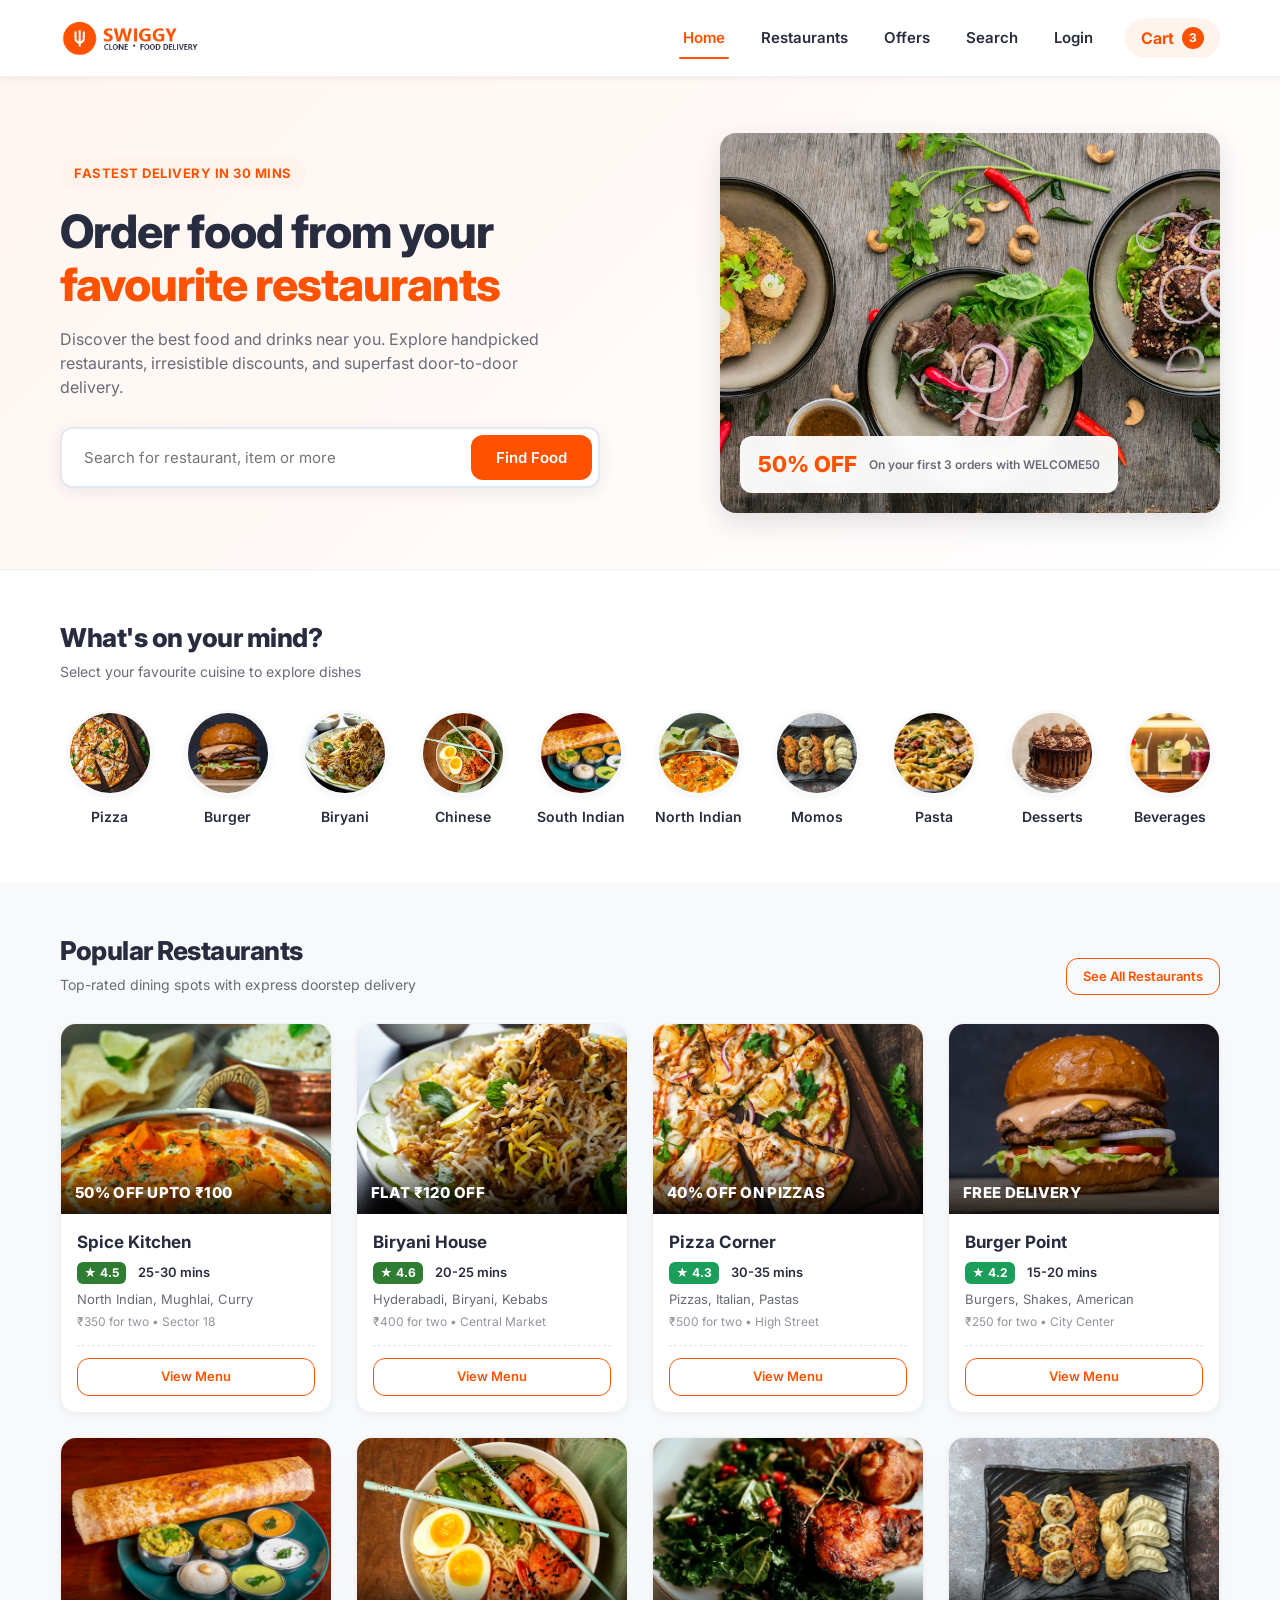
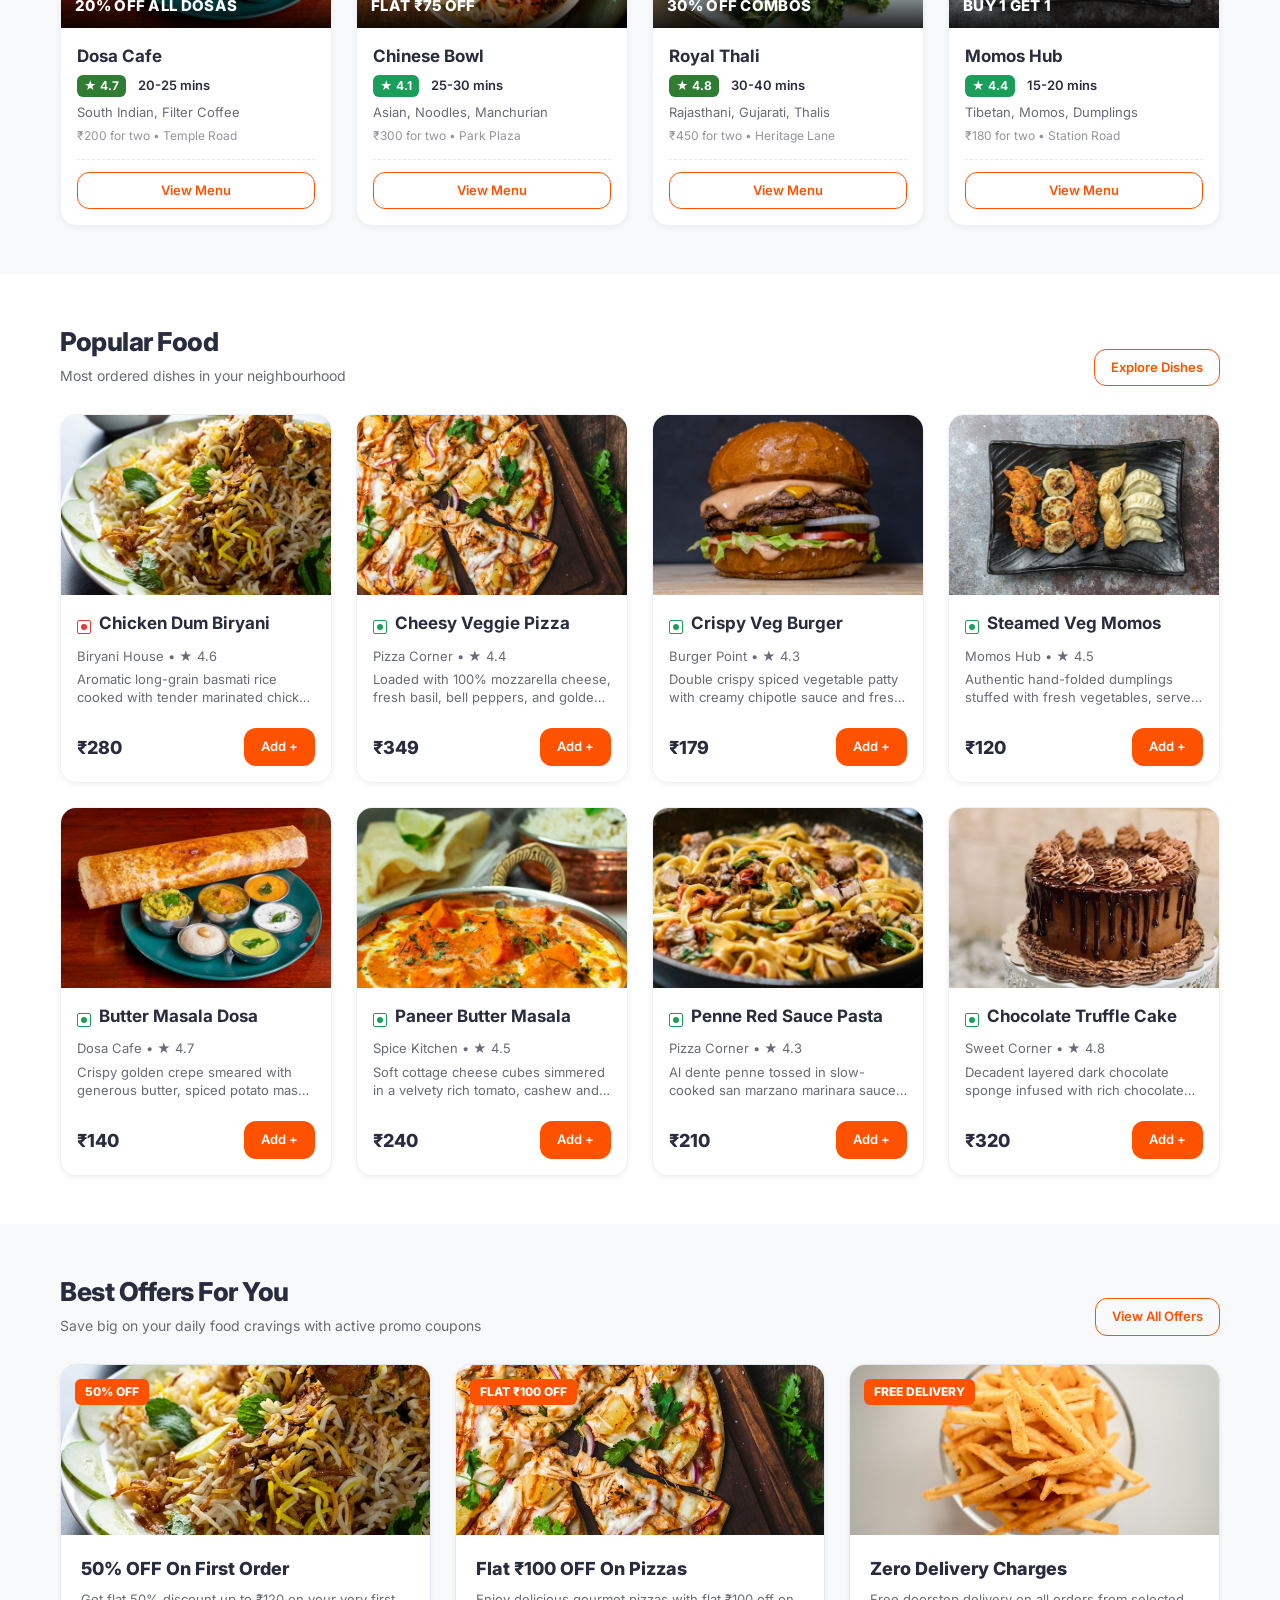
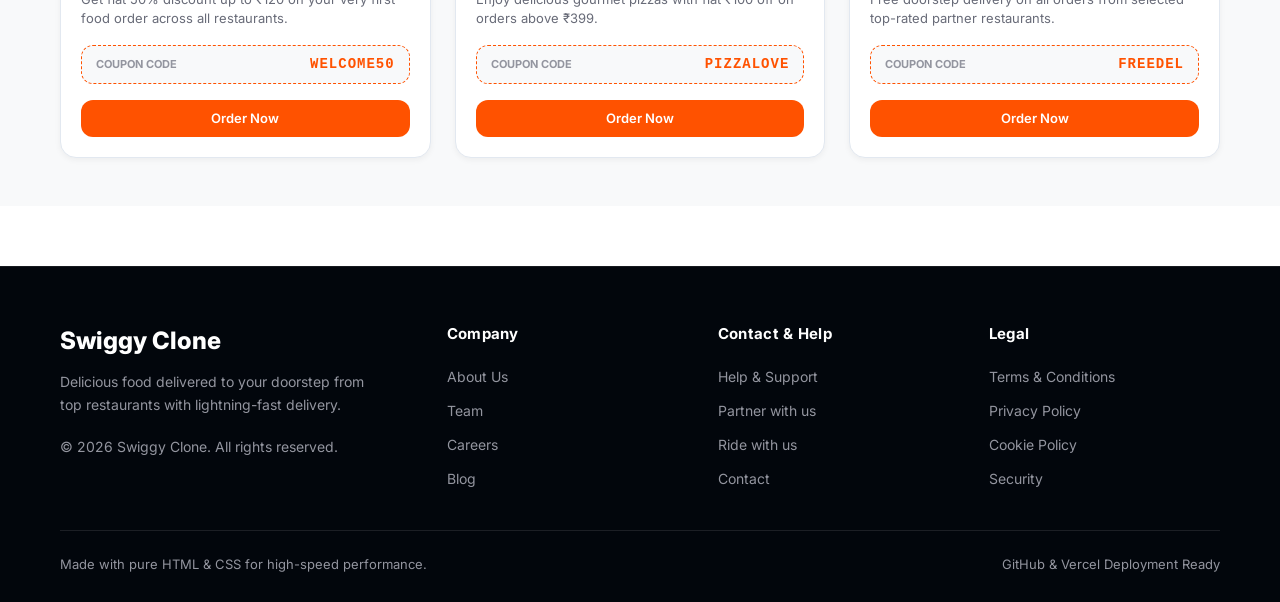
<file: index.html>
<!DOCTYPE html>
<html lang="en">
<head>
  <meta charset="UTF-8">
  <meta name="viewport" content="width=device-width, initial-scale=1.0">
  <title>Swiggy Clone - Order Food Online Fast & Fresh</title>
  <meta name="description" content="Order food online from top restaurants near you. Fast delivery, fresh food and great offers on Swiggy Clone.">
  <link rel="stylesheet" href="style.css">
</head>
<body>

  <!-- HEADER NAVBAR -->
  <header class="header">
    <div class="container navbar">
      <a href="index.html" class="nav-brand">
        <img src="images/logo.png" alt="Swiggy Clone" class="nav-logo">
      </a>
      <nav class="nav-menu">
        <a href="index.html" class="nav-item active">Home</a>
        <a href="restaurants.html" class="nav-item">Restaurants</a>
        <a href="offers.html" class="nav-item">Offers</a>
        <a href="search.html" class="nav-item">Search</a>
        <a href="login.html" class="nav-item">Login</a>
        <a href="cart.html" class="cart-icon-btn">Cart <span class="cart-count">3</span></a>
      </nav>
    </div>
  </header>

  <!-- HERO SECTION -->
  <section class="hero">
    <div class="container">
      <div class="hero-grid">
        <div class="hero-content">
          <span class="hero-tag">Fastest Delivery in 30 Mins</span>
          <h1 class="hero-title">Order food from your <span>favourite restaurants</span></h1>
          <p class="hero-desc">Discover the best food and drinks near you. Explore handpicked restaurants, irresistible discounts, and superfast door-to-door delivery.</p>
          <form action="search.html" method="get" class="hero-search-box">
            <input type="text" name="q" placeholder="Search for restaurant, item or more" class="hero-search-input">
            <button type="submit" class="btn btn-primary">Find Food</button>
          </form>
        </div>
        <div class="hero-img-wrap">
          <img src="images/hero-food.jpg" alt="Delicious Food Feast" class="hero-img">
          <div class="hero-badge">
            <span class="hero-badge-num">50% OFF</span>
            <span class="hero-badge-text">On your first 3 orders with WELCOME50</span>
          </div>
        </div>
      </div>
    </div>
  </section>

  <!-- CATEGORIES SECTION -->
  <section class="section">
    <div class="container">
      <div class="section-header">
        <div>
          <h2 class="section-title">What's on your mind?</h2>
          <p class="section-subtitle">Select your favourite cuisine to explore dishes</p>
        </div>
      </div>
      <div class="category-row">
        <a href="restaurants.html" class="category-card">
          <div class="category-img-box"><img src="images/pizza.jpg" alt="Pizza" class="category-img"></div>
          <span class="category-title">Pizza</span>
        </a>
        <a href="restaurants.html" class="category-card">
          <div class="category-img-box"><img src="images/burger.jpg" alt="Burger" class="category-img"></div>
          <span class="category-title">Burger</span>
        </a>
        <a href="restaurants.html" class="category-card">
          <div class="category-img-box"><img src="images/biryani.jpg" alt="Biryani" class="category-img"></div>
          <span class="category-title">Biryani</span>
        </a>
        <a href="restaurants.html" class="category-card">
          <div class="category-img-box"><img src="images/noodles.jpg" alt="Chinese" class="category-img"></div>
          <span class="category-title">Chinese</span>
        </a>
        <a href="restaurants.html" class="category-card">
          <div class="category-img-box"><img src="images/dosa.jpg" alt="South Indian" class="category-img"></div>
          <span class="category-title">South Indian</span>
        </a>
        <a href="restaurants.html" class="category-card">
          <div class="category-img-box"><img src="images/paneer.jpg" alt="North Indian" class="category-img"></div>
          <span class="category-title">North Indian</span>
        </a>
        <a href="restaurants.html" class="category-card">
          <div class="category-img-box"><img src="images/momos.jpg" alt="Momos" class="category-img"></div>
          <span class="category-title">Momos</span>
        </a>
        <a href="restaurants.html" class="category-card">
          <div class="category-img-box"><img src="images/pasta.jpg" alt="Pasta" class="category-img"></div>
          <span class="category-title">Pasta</span>
        </a>
        <a href="restaurants.html" class="category-card">
          <div class="category-img-box"><img src="images/cake.jpg" alt="Desserts" class="category-img"></div>
          <span class="category-title">Desserts</span>
        </a>
        <a href="restaurants.html" class="category-card">
          <div class="category-img-box"><img src="images/drinks.jpg" alt="Beverages" class="category-img"></div>
          <span class="category-title">Beverages</span>
        </a>
      </div>
    </div>
  </section>

  <!-- POPULAR RESTAURANTS SECTION -->
  <section class="section section-bg">
    <div class="container">
      <div class="section-header">
        <div>
          <h2 class="section-title">Popular Restaurants</h2>
          <p class="section-subtitle">Top-rated dining spots with express doorstep delivery</p>
        </div>
        <a href="restaurants.html" class="btn btn-outline btn-sm">See All Restaurants</a>
      </div>
      <div class="grid-4">
        <!-- Restaurant 1 -->
        <article class="restaurant-card">
          <div class="card-img-wrap">
            <img src="images/paneer.jpg" alt="Spice Kitchen" class="card-img">
            <span class="discount-ribbon">50% OFF UPTO ₹100</span>
          </div>
          <div class="card-body">
            <h3 class="card-title">Spice Kitchen</h3>
            <div class="card-meta">
              <span class="rating-badge rating-high">★ 4.5</span>
              <span class="delivery-time">25-30 mins</span>
            </div>
            <p class="cuisine">North Indian, Mughlai, Curry</p>
            <p class="location-price">₹350 for two • Sector 18</p>
            <div class="card-action">
              <a href="food-details.html" class="btn btn-outline btn-sm btn-block">View Menu</a>
            </div>
          </div>
        </article>

        <!-- Restaurant 2 -->
        <article class="restaurant-card">
          <div class="card-img-wrap">
            <img src="images/biryani.jpg" alt="Biryani House" class="card-img">
            <span class="discount-ribbon">FLAT ₹120 OFF</span>
          </div>
          <div class="card-body">
            <h3 class="card-title">Biryani House</h3>
            <div class="card-meta">
              <span class="rating-badge rating-high">★ 4.6</span>
              <span class="delivery-time">20-25 mins</span>
            </div>
            <p class="cuisine">Hyderabadi, Biryani, Kebabs</p>
            <p class="location-price">₹400 for two • Central Market</p>
            <div class="card-action">
              <a href="food-details.html" class="btn btn-outline btn-sm btn-block">View Menu</a>
            </div>
          </div>
        </article>

        <!-- Restaurant 3 -->
        <article class="restaurant-card">
          <div class="card-img-wrap">
            <img src="images/pizza.jpg" alt="Pizza Corner" class="card-img">
            <span class="discount-ribbon">40% OFF ON PIZZAS</span>
          </div>
          <div class="card-body">
            <h3 class="card-title">Pizza Corner</h3>
            <div class="card-meta">
              <span class="rating-badge">★ 4.3</span>
              <span class="delivery-time">30-35 mins</span>
            </div>
            <p class="cuisine">Pizzas, Italian, Pastas</p>
            <p class="location-price">₹500 for two • High Street</p>
            <div class="card-action">
              <a href="food-details.html" class="btn btn-outline btn-sm btn-block">View Menu</a>
            </div>
          </div>
        </article>

        <!-- Restaurant 4 -->
        <article class="restaurant-card">
          <div class="card-img-wrap">
            <img src="images/burger.jpg" alt="Burger Point" class="card-img">
            <span class="discount-ribbon">FREE DELIVERY</span>
          </div>
          <div class="card-body">
            <h3 class="card-title">Burger Point</h3>
            <div class="card-meta">
              <span class="rating-badge">★ 4.2</span>
              <span class="delivery-time">15-20 mins</span>
            </div>
            <p class="cuisine">Burgers, Shakes, American</p>
            <p class="location-price">₹250 for two • City Center</p>
            <div class="card-action">
              <a href="food-details.html" class="btn btn-outline btn-sm btn-block">View Menu</a>
            </div>
          </div>
        </article>

        <!-- Restaurant 5 -->
        <article class="restaurant-card">
          <div class="card-img-wrap">
            <img src="images/dosa.jpg" alt="Dosa Cafe" class="card-img">
            <span class="discount-ribbon">20% OFF ALL DOSAS</span>
          </div>
          <div class="card-body">
            <h3 class="card-title">Dosa Cafe</h3>
            <div class="card-meta">
              <span class="rating-badge rating-high">★ 4.7</span>
              <span class="delivery-time">20-25 mins</span>
            </div>
            <p class="cuisine">South Indian, Filter Coffee</p>
            <p class="location-price">₹200 for two • Temple Road</p>
            <div class="card-action">
              <a href="food-details.html" class="btn btn-outline btn-sm btn-block">View Menu</a>
            </div>
          </div>
        </article>

        <!-- Restaurant 6 -->
        <article class="restaurant-card">
          <div class="card-img-wrap">
            <img src="images/noodles.jpg" alt="Chinese Bowl" class="card-img">
            <span class="discount-ribbon">FLAT ₹75 OFF</span>
          </div>
          <div class="card-body">
            <h3 class="card-title">Chinese Bowl</h3>
            <div class="card-meta">
              <span class="rating-badge">★ 4.1</span>
              <span class="delivery-time">25-30 mins</span>
            </div>
            <p class="cuisine">Asian, Noodles, Manchurian</p>
            <p class="location-price">₹300 for two • Park Plaza</p>
            <div class="card-action">
              <a href="food-details.html" class="btn btn-outline btn-sm btn-block">View Menu</a>
            </div>
          </div>
        </article>

        <!-- Restaurant 7 -->
        <article class="restaurant-card">
          <div class="card-img-wrap">
            <img src="images/thali.jpg" alt="Royal Thali" class="card-img">
            <span class="discount-ribbon">30% OFF COMBOS</span>
          </div>
          <div class="card-body">
            <h3 class="card-title">Royal Thali</h3>
            <div class="card-meta">
              <span class="rating-badge rating-high">★ 4.8</span>
              <span class="delivery-time">30-40 mins</span>
            </div>
            <p class="cuisine">Rajasthani, Gujarati, Thalis</p>
            <p class="location-price">₹450 for two • Heritage Lane</p>
            <div class="card-action">
              <a href="food-details.html" class="btn btn-outline btn-sm btn-block">View Menu</a>
            </div>
          </div>
        </article>

        <!-- Restaurant 8 -->
        <article class="restaurant-card">
          <div class="card-img-wrap">
            <img src="images/momos.jpg" alt="Momos Hub" class="card-img">
            <span class="discount-ribbon">BUY 1 GET 1</span>
          </div>
          <div class="card-body">
            <h3 class="card-title">Momos Hub</h3>
            <div class="card-meta">
              <span class="rating-badge">★ 4.4</span>
              <span class="delivery-time">15-20 mins</span>
            </div>
            <p class="cuisine">Tibetan, Momos, Dumplings</p>
            <p class="location-price">₹180 for two • Station Road</p>
            <div class="card-action">
              <a href="food-details.html" class="btn btn-outline btn-sm btn-block">View Menu</a>
            </div>
          </div>
        </article>
      </div>
    </div>
  </section>

  <!-- POPULAR FOOD SECTION -->
  <section class="section">
    <div class="container">
      <div class="section-header">
        <div>
          <h2 class="section-title">Popular Food</h2>
          <p class="section-subtitle">Most ordered dishes in your neighbourhood</p>
        </div>
        <a href="search.html" class="btn btn-outline btn-sm">Explore Dishes</a>
      </div>
      <div class="grid-4">
        <!-- Food 1 -->
        <div class="food-card">
          <div class="card-img-wrap">
            <img src="images/biryani.jpg" alt="Special Chicken Dum Biryani" class="card-img">
          </div>
          <div class="card-body">
            <div class="food-header">
              <span class="food-type-icon non-veg"><span class="food-type-dot"></span></span>
              <h3 class="card-title">Chicken Dum Biryani</h3>
            </div>
            <p class="cuisine">Biryani House • ★ 4.6</p>
            <p class="food-desc">Aromatic long-grain basmati rice cooked with tender marinated chicken and royal spices.</p>
            <div class="food-footer">
              <span class="food-price">₹280</span>
              <a href="food-details.html" class="btn btn-primary btn-sm">Add +</a>
            </div>
          </div>
        </div>

        <!-- Food 2 -->
        <div class="food-card">
          <div class="card-img-wrap">
            <img src="images/pizza.jpg" alt="Cheesy Margherita Pizza" class="card-img">
          </div>
          <div class="card-body">
            <div class="food-header">
              <span class="food-type-icon"><span class="food-type-dot"></span></span>
              <h3 class="card-title">Cheesy Veggie Pizza</h3>
            </div>
            <p class="cuisine">Pizza Corner • ★ 4.4</p>
            <p class="food-desc">Loaded with 100% mozzarella cheese, fresh basil, bell peppers, and golden corn.</p>
            <div class="food-footer">
              <span class="food-price">₹349</span>
              <a href="cart.html" class="btn btn-primary btn-sm">Add +</a>
            </div>
          </div>
        </div>

        <!-- Food 3 -->
        <div class="food-card">
          <div class="card-img-wrap">
            <img src="images/burger.jpg" alt="Crispy Double Patty Burger" class="card-img">
          </div>
          <div class="card-body">
            <div class="food-header">
              <span class="food-type-icon"><span class="food-type-dot"></span></span>
              <h3 class="card-title">Crispy Veg Burger</h3>
            </div>
            <p class="cuisine">Burger Point • ★ 4.3</p>
            <p class="food-desc">Double crispy spiced vegetable patty with creamy chipotle sauce and fresh iceberg lettuce.</p>
            <div class="food-footer">
              <span class="food-price">₹179</span>
              <a href="cart.html" class="btn btn-primary btn-sm">Add +</a>
            </div>
          </div>
        </div>

        <!-- Food 4 -->
        <div class="food-card">
          <div class="card-img-wrap">
            <img src="images/momos.jpg" alt="Steamed Dumplings" class="card-img">
          </div>
          <div class="card-body">
            <div class="food-header">
              <span class="food-type-icon"><span class="food-type-dot"></span></span>
              <h3 class="card-title">Steamed Veg Momos</h3>
            </div>
            <p class="cuisine">Momos Hub • ★ 4.5</p>
            <p class="food-desc">Authentic hand-folded dumplings stuffed with fresh vegetables, served with fiery red chutney.</p>
            <div class="food-footer">
              <span class="food-price">₹120</span>
              <a href="cart.html" class="btn btn-primary btn-sm">Add +</a>
            </div>
          </div>
        </div>

        <!-- Food 5 -->
        <div class="food-card">
          <div class="card-img-wrap">
            <img src="images/dosa.jpg" alt="Mysore Masala Dosa" class="card-img">
          </div>
          <div class="card-body">
            <div class="food-header">
              <span class="food-type-icon"><span class="food-type-dot"></span></span>
              <h3 class="card-title">Butter Masala Dosa</h3>
            </div>
            <p class="cuisine">Dosa Cafe • ★ 4.7</p>
            <p class="food-desc">Crispy golden crepe smeared with generous butter, spiced potato masala and hot sambar.</p>
            <div class="food-footer">
              <span class="food-price">₹140</span>
              <a href="cart.html" class="btn btn-primary btn-sm">Add +</a>
            </div>
          </div>
        </div>

        <!-- Food 6 -->
        <div class="food-card">
          <div class="card-img-wrap">
            <img src="images/paneer.jpg" alt="Paneer Butter Masala" class="card-img">
          </div>
          <div class="card-body">
            <div class="food-header">
              <span class="food-type-icon"><span class="food-type-dot"></span></span>
              <h3 class="card-title">Paneer Butter Masala</h3>
            </div>
            <p class="cuisine">Spice Kitchen • ★ 4.5</p>
            <p class="food-desc">Soft cottage cheese cubes simmered in a velvety rich tomato, cashew and butter gravy.</p>
            <div class="food-footer">
              <span class="food-price">₹240</span>
              <a href="cart.html" class="btn btn-primary btn-sm">Add +</a>
            </div>
          </div>
        </div>

        <!-- Food 7 -->
        <div class="food-card">
          <div class="card-img-wrap">
            <img src="images/pasta.jpg" alt="Creamy Tomato Pasta" class="card-img">
          </div>
          <div class="card-body">
            <div class="food-header">
              <span class="food-type-icon"><span class="food-type-dot"></span></span>
              <h3 class="card-title">Penne Red Sauce Pasta</h3>
            </div>
            <p class="cuisine">Pizza Corner • ★ 4.3</p>
            <p class="food-desc">Al dente penne tossed in slow-cooked san marzano marinara sauce with parmesan.</p>
            <div class="food-footer">
              <span class="food-price">₹210</span>
              <a href="cart.html" class="btn btn-primary btn-sm">Add +</a>
            </div>
          </div>
        </div>

        <!-- Food 8 -->
        <div class="food-card">
          <div class="card-img-wrap">
            <img src="images/cake.jpg" alt="Belgian Chocolate Truffle Cake" class="card-img">
          </div>
          <div class="card-body">
            <div class="food-header">
              <span class="food-type-icon"><span class="food-type-dot"></span></span>
              <h3 class="card-title">Chocolate Truffle Cake</h3>
            </div>
            <p class="cuisine">Sweet Corner • ★ 4.8</p>
            <p class="food-desc">Decadent layered dark chocolate sponge infused with rich chocolate ganache glaze.</p>
            <div class="food-footer">
              <span class="food-price">₹320</span>
              <a href="cart.html" class="btn btn-primary btn-sm">Add +</a>
            </div>
          </div>
        </div>
      </div>
    </div>
  </section>

  <!-- BEST OFFERS SECTION -->
  <section class="section section-bg">
    <div class="container">
      <div class="section-header">
        <div>
          <h2 class="section-title">Best Offers For You</h2>
          <p class="section-subtitle">Save big on your daily food cravings with active promo coupons</p>
        </div>
        <a href="offers.html" class="btn btn-outline btn-sm">View All Offers</a>
      </div>
      <div class="grid-3">
        <!-- Offer 1 -->
        <div class="offer-card">
          <div class="offer-img-box">
            <img src="images/biryani.jpg" alt="Biryani Offer" class="card-img">
            <span class="offer-badge">50% OFF</span>
          </div>
          <div class="offer-body">
            <h3 class="offer-title">50% OFF On First Order</h3>
            <p class="offer-desc">Get flat 50% discount up to ₹120 on your very first food order across all restaurants.</p>
            <div class="coupon-row">
              <span class="coupon-label">Coupon Code</span>
              <span class="coupon-code">WELCOME50</span>
            </div>
            <a href="restaurants.html" class="btn btn-primary btn-sm btn-block">Order Now</a>
          </div>
        </div>

        <!-- Offer 2 -->
        <div class="offer-card">
          <div class="offer-img-box">
            <img src="images/pizza.jpg" alt="Pizza Feast Offer" class="card-img">
            <span class="offer-badge">FLAT ₹100 OFF</span>
          </div>
          <div class="offer-body">
            <h3 class="offer-title">Flat ₹100 OFF On Pizzas</h3>
            <p class="offer-desc">Enjoy delicious gourmet pizzas with flat ₹100 off on orders above ₹399.</p>
            <div class="coupon-row">
              <span class="coupon-label">Coupon Code</span>
              <span class="coupon-code">PIZZALOVE</span>
            </div>
            <a href="restaurants.html" class="btn btn-primary btn-sm btn-block">Order Now</a>
          </div>
        </div>

        <!-- Offer 3 -->
        <div class="offer-card">
          <div class="offer-img-box">
            <img src="images/fries.jpg" alt="Free Delivery" class="card-img">
            <span class="offer-badge">FREE DELIVERY</span>
          </div>
          <div class="offer-body">
            <h3 class="offer-title">Zero Delivery Charges</h3>
            <p class="offer-desc">Free doorstep delivery on all orders from selected top-rated partner restaurants.</p>
            <div class="coupon-row">
              <span class="coupon-label">Coupon Code</span>
              <span class="coupon-code">FREEDEL</span>
            </div>
            <a href="restaurants.html" class="btn btn-primary btn-sm btn-block">Order Now</a>
          </div>
        </div>
      </div>
    </div>
  </section>

  <!-- FOOTER -->
  <footer class="footer">
    <div class="container">
      <div class="footer-grid">
        <div>
          <h3 class="footer-brand-title">Swiggy Clone</h3>
          <p class="footer-brand-desc">Delicious food delivered to your doorstep from top restaurants with lightning-fast delivery.</p>
          <p class="footer-brand-desc">© 2026 Swiggy Clone. All rights reserved.</p>
        </div>
        <div>
          <h4 class="footer-col-title">Company</h4>
          <ul class="footer-links-list">
            <li><a href="index.html" class="footer-link">About Us</a></li>
            <li><a href="restaurants.html" class="footer-link">Team</a></li>
            <li><a href="offers.html" class="footer-link">Careers</a></li>
            <li><a href="index.html" class="footer-link">Blog</a></li>
          </ul>
        </div>
        <div>
          <h4 class="footer-col-title">Contact & Help</h4>
          <ul class="footer-links-list">
            <li><a href="index.html" class="footer-link">Help & Support</a></li>
            <li><a href="index.html" class="footer-link">Partner with us</a></li>
            <li><a href="index.html" class="footer-link">Ride with us</a></li>
            <li><a href="index.html" class="footer-link">Contact</a></li>
          </ul>
        </div>
        <div>
          <h4 class="footer-col-title">Legal</h4>
          <ul class="footer-links-list">
            <li><a href="index.html" class="footer-link">Terms & Conditions</a></li>
            <li><a href="index.html" class="footer-link">Privacy Policy</a></li>
            <li><a href="index.html" class="footer-link">Cookie Policy</a></li>
            <li><a href="index.html" class="footer-link">Security</a></li>
          </ul>
        </div>
      </div>
      <div class="footer-bottom">
        <p>Made with pure HTML & CSS for high-speed performance.</p>
        <p>GitHub & Vercel Deployment Ready</p>
      </div>
    </div>
  </footer>

</body>
</html>
</file>
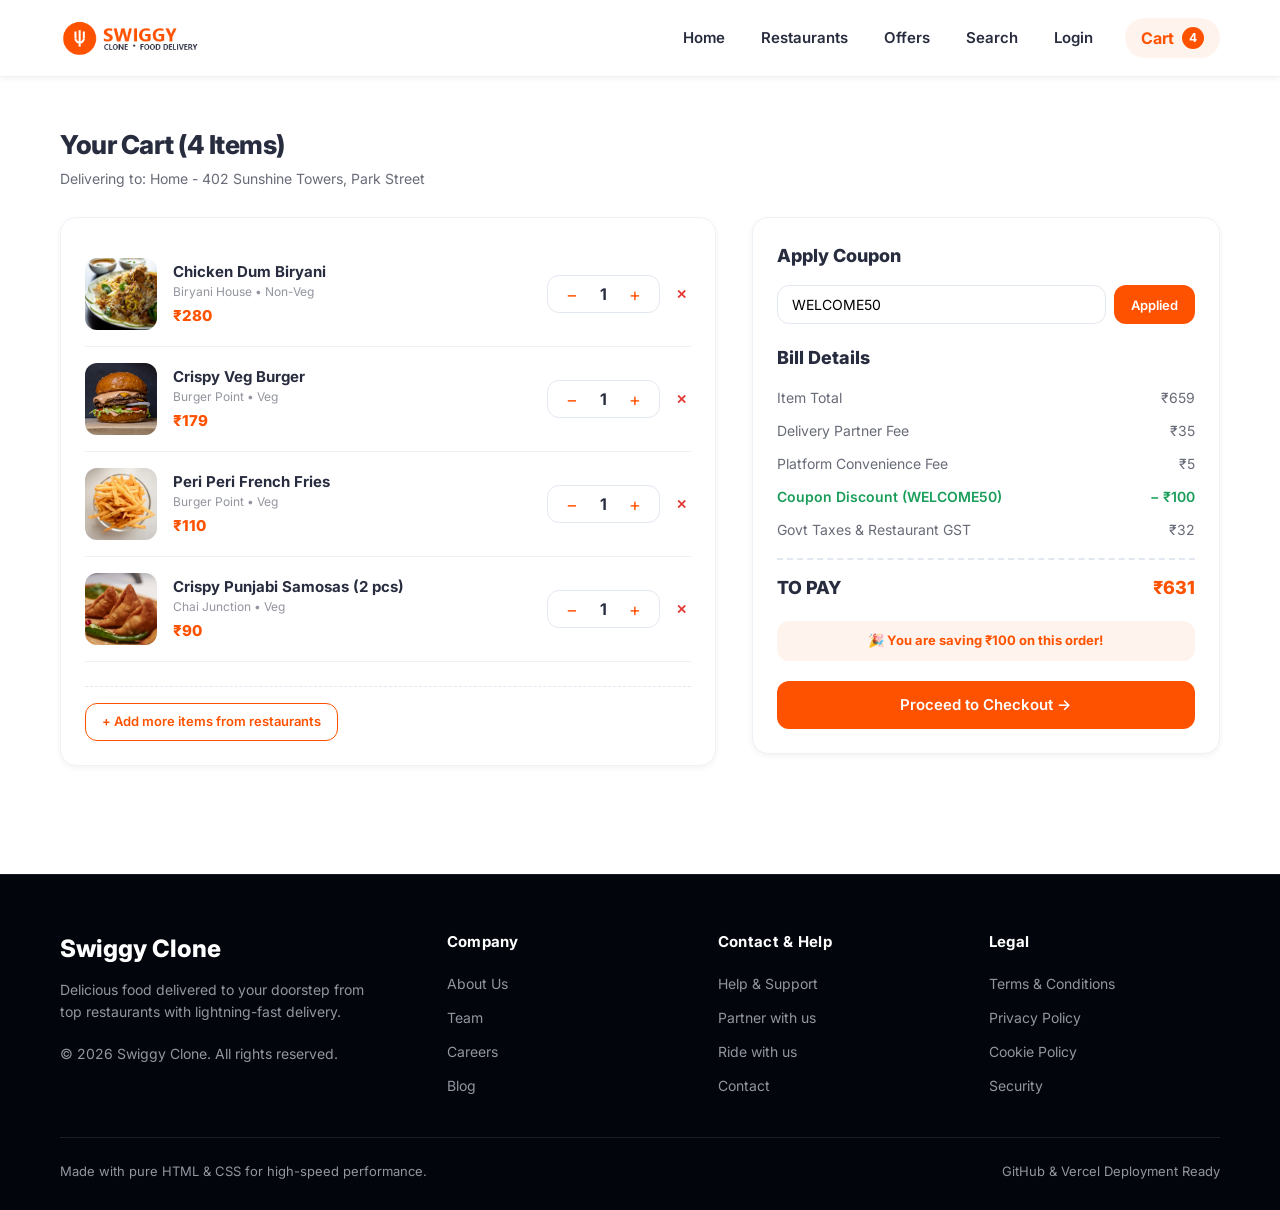
<file: cart.html>
<!DOCTYPE html>
<html lang="en">
<head>
  <meta charset="UTF-8">
  <meta name="viewport" content="width=device-width, initial-scale=1.0">
  <title>Your Cart - Swiggy Clone</title>
  <meta name="description" content="View items in your cart, apply promo discounts and proceed to express checkout.">
  <link rel="stylesheet" href="style.css">
</head>
<body>

  <!-- HEADER NAVBAR -->
  <header class="header">
    <div class="container navbar">
      <a href="index.html" class="nav-brand">
        <img src="images/logo.png" alt="Swiggy Clone" class="nav-logo">
      </a>
      <nav class="nav-menu">
        <a href="index.html" class="nav-item">Home</a>
        <a href="restaurants.html" class="nav-item">Restaurants</a>
        <a href="offers.html" class="nav-item">Offers</a>
        <a href="search.html" class="nav-item">Search</a>
        <a href="login.html" class="nav-item">Login</a>
        <a href="cart.html" class="cart-icon-btn active">Cart <span class="cart-count">4</span></a>
      </nav>
    </div>
  </header>

  <!-- CART SECTION -->
  <main class="section">
    <div class="container">
      <div class="section-header">
        <div>
          <h1 class="section-title">Your Cart (4 Items)</h1>
          <p class="section-subtitle">Delivering to: Home - 402 Sunshine Towers, Park Street</p>
        </div>
      </div>

      <div class="cart-layout">
        <!-- LEFT: ITEMS LIST -->
        <div class="cart-items-card">
          <!-- Item 1 -->
          <div class="cart-item-row">
            <img src="images/biryani.jpg" alt="Chicken Biryani" class="cart-item-img">
            <div class="cart-item-info">
              <h3 class="cart-item-name">Chicken Dum Biryani</h3>
              <p class="cart-item-rest">Biryani House • Non-Veg</p>
              <div class="cart-item-price">₹280</div>
            </div>
            <div class="cart-item-actions">
              <div class="qty-selector">
                <button type="button" class="qty-btn">−</button>
                <span>1</span>
                <button type="button" class="qty-btn">+</button>
              </div>
              <button type="button" class="btn-remove">✕</button>
            </div>
          </div>

          <!-- Item 2 -->
          <div class="cart-item-row">
            <img src="images/burger.jpg" alt="Crispy Veg Burger" class="cart-item-img">
            <div class="cart-item-info">
              <h3 class="cart-item-name">Crispy Veg Burger</h3>
              <p class="cart-item-rest">Burger Point • Veg</p>
              <div class="cart-item-price">₹179</div>
            </div>
            <div class="cart-item-actions">
              <div class="qty-selector">
                <button type="button" class="qty-btn">−</button>
                <span>1</span>
                <button type="button" class="qty-btn">+</button>
              </div>
              <button type="button" class="btn-remove">✕</button>
            </div>
          </div>

          <!-- Item 3 -->
          <div class="cart-item-row">
            <img src="images/fries.jpg" alt="Peri Peri French Fries" class="cart-item-img">
            <div class="cart-item-info">
              <h3 class="cart-item-name">Peri Peri French Fries</h3>
              <p class="cart-item-rest">Burger Point • Veg</p>
              <div class="cart-item-price">₹110</div>
            </div>
            <div class="cart-item-actions">
              <div class="qty-selector">
                <button type="button" class="qty-btn">−</button>
                <span>1</span>
                <button type="button" class="qty-btn">+</button>
              </div>
              <button type="button" class="btn-remove">✕</button>
            </div>
          </div>

          <!-- Item 4 -->
          <div class="cart-item-row">
            <img src="images/samosa.jpg" alt="Crispy Punjabi Samosa" class="cart-item-img">
            <div class="cart-item-info">
              <h3 class="cart-item-name">Crispy Punjabi Samosas (2 pcs)</h3>
              <p class="cart-item-rest">Chai Junction • Veg</p>
              <div class="cart-item-price">₹90</div>
            </div>
            <div class="cart-item-actions">
              <div class="qty-selector">
                <button type="button" class="qty-btn">−</button>
                <span>1</span>
                <button type="button" class="qty-btn">+</button>
              </div>
              <button type="button" class="btn-remove">✕</button>
            </div>
          </div>

          <div style="margin-top: 24px; padding-top: 16px; border-top: 1px dashed var(--border);">
            <a href="restaurants.html" class="btn btn-outline btn-sm">+ Add more items from restaurants</a>
          </div>
        </div>

        <!-- RIGHT: BILL DETAILS & COUPONS -->
        <div>
          <div class="bill-card">
            <h2 style="font-size: 18px; font-weight: 800; margin-bottom: 16px; color: var(--dark);">Apply Coupon</h2>
            <div class="coupon-input-wrap">
              <input type="text" class="coupon-input" placeholder="Enter coupon" value="WELCOME50">
              <button type="button" class="btn btn-primary btn-sm">Applied</button>
            </div>

            <h2 style="font-size: 18px; font-weight: 800; margin-bottom: 16px; color: var(--dark);">Bill Details</h2>
            <div class="bill-rows">
              <div class="bill-row">
                <span>Item Total</span>
                <span>₹659</span>
              </div>
              <div class="bill-row">
                <span>Delivery Partner Fee</span>
                <span>₹35</span>
              </div>
              <div class="bill-row">
                <span>Platform Convenience Fee</span>
                <span>₹5</span>
              </div>
              <div class="bill-row discount-row">
                <span>Coupon Discount (WELCOME50)</span>
                <span>− ₹100</span>
              </div>
              <div class="bill-row">
                <span>Govt Taxes & Restaurant GST</span>
                <span>₹32</span>
              </div>
              <div class="bill-total-row">
                <span>TO PAY</span>
                <span style="color: var(--primary);">₹631</span>
              </div>
            </div>

            <div style="background-color: var(--primary-light); padding: 10px 14px; border-radius: var(--radius-md); font-size: 13px; font-weight: 700; color: var(--primary); margin-bottom: 20px; text-align: center;">
              🎉 You are saving ₹100 on this order!
            </div>

            <a href="checkout.html" class="btn btn-primary btn-block">Proceed to Checkout →</a>
          </div>
        </div>
      </div>
    </div>
  </main>

  <!-- FOOTER -->
  <footer class="footer">
    <div class="container">
      <div class="footer-grid">
        <div>
          <h3 class="footer-brand-title">Swiggy Clone</h3>
          <p class="footer-brand-desc">Delicious food delivered to your doorstep from top restaurants with lightning-fast delivery.</p>
          <p class="footer-brand-desc">© 2026 Swiggy Clone. All rights reserved.</p>
        </div>
        <div>
          <h4 class="footer-col-title">Company</h4>
          <ul class="footer-links-list">
            <li><a href="index.html" class="footer-link">About Us</a></li>
            <li><a href="restaurants.html" class="footer-link">Team</a></li>
            <li><a href="offers.html" class="footer-link">Careers</a></li>
            <li><a href="index.html" class="footer-link">Blog</a></li>
          </ul>
        </div>
        <div>
          <h4 class="footer-col-title">Contact & Help</h4>
          <ul class="footer-links-list">
            <li><a href="index.html" class="footer-link">Help & Support</a></li>
            <li><a href="index.html" class="footer-link">Partner with us</a></li>
            <li><a href="index.html" class="footer-link">Ride with us</a></li>
            <li><a href="index.html" class="footer-link">Contact</a></li>
          </ul>
        </div>
        <div>
          <h4 class="footer-col-title">Legal</h4>
          <ul class="footer-links-list">
            <li><a href="index.html" class="footer-link">Terms & Conditions</a></li>
            <li><a href="index.html" class="footer-link">Privacy Policy</a></li>
            <li><a href="index.html" class="footer-link">Cookie Policy</a></li>
            <li><a href="index.html" class="footer-link">Security</a></li>
          </ul>
        </div>
      </div>
      <div class="footer-bottom">
        <p>Made with pure HTML & CSS for high-speed performance.</p>
        <p>GitHub & Vercel Deployment Ready</p>
      </div>
    </div>
  </footer>

</body>
</html>
</file>
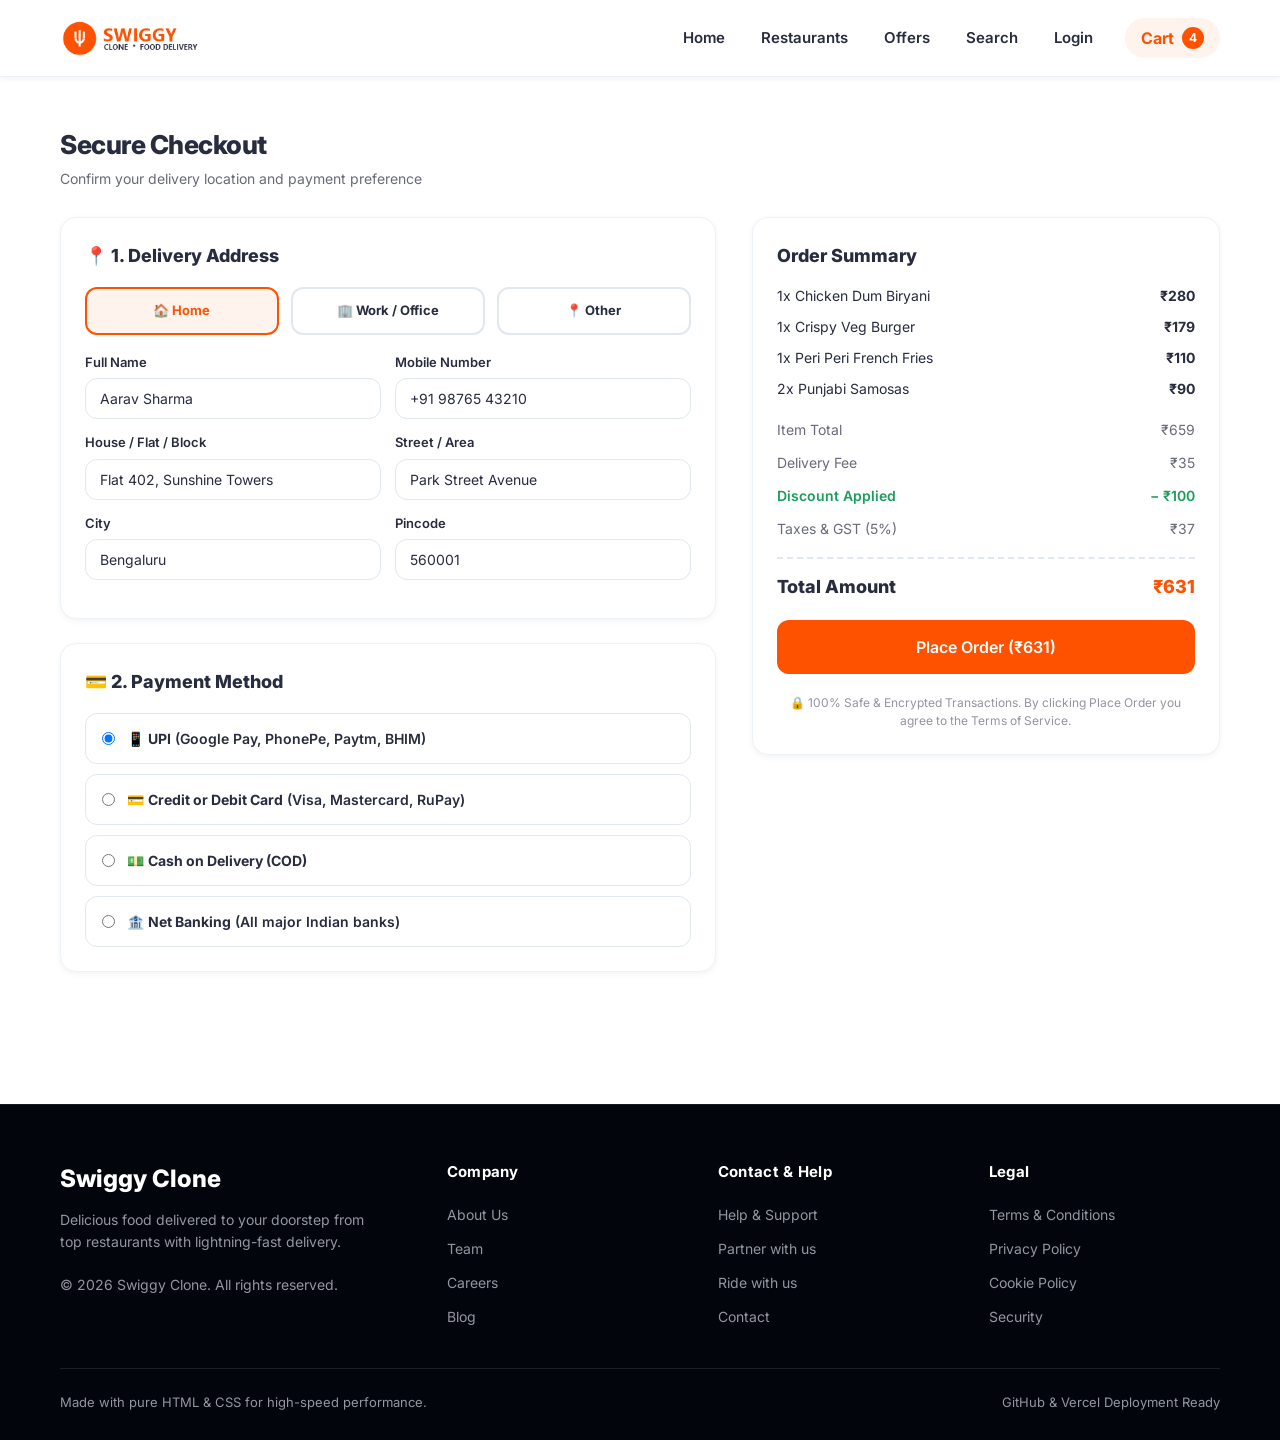
<file: checkout.html>
<!DOCTYPE html>
<html lang="en">
<head>
  <meta charset="UTF-8">
  <meta name="viewport" content="width=device-width, initial-scale=1.0">
  <title>Checkout - Swiggy Clone</title>
  <meta name="description" content="Secure checkout. Select delivery address, choose payment option and complete your order.">
  <link rel="stylesheet" href="style.css">
</head>
<body>

  <!-- HEADER NAVBAR -->
  <header class="header">
    <div class="container navbar">
      <a href="index.html" class="nav-brand">
        <img src="images/logo.png" alt="Swiggy Clone" class="nav-logo">
      </a>
      <nav class="nav-menu">
        <a href="index.html" class="nav-item">Home</a>
        <a href="restaurants.html" class="nav-item">Restaurants</a>
        <a href="offers.html" class="nav-item">Offers</a>
        <a href="search.html" class="nav-item">Search</a>
        <a href="login.html" class="nav-item">Login</a>
        <a href="cart.html" class="cart-icon-btn">Cart <span class="cart-count">4</span></a>
      </nav>
    </div>
  </header>

  <!-- CHECKOUT SECTION -->
  <main class="section">
    <div class="container">
      <div class="section-header">
        <div>
          <h1 class="section-title">Secure Checkout</h1>
          <p class="section-subtitle">Confirm your delivery location and payment preference</p>
        </div>
      </div>

      <div class="checkout-grid">
        <!-- LEFT: ADDRESS & PAYMENT FORMS -->
        <div>
          <!-- DELIVERY ADDRESS BOX -->
          <div class="checkout-box">
            <h2 class="checkout-box-title">📍 1. Delivery Address</h2>

            <!-- ADDRESS TYPE CARDS -->
            <div class="address-cards-row">
              <div class="address-type-card active">🏠 Home</div>
              <div class="address-type-card">🏢 Work / Office</div>
              <div class="address-type-card">📍 Other</div>
            </div>

            <form action="index.html" method="get">
              <div class="form-grid-2">
                <div class="form-group">
                  <label class="form-label" for="full-name">Full Name</label>
                  <input type="text" id="full-name" class="form-input" value="Aarav Sharma" required>
                </div>
                <div class="form-group">
                  <label class="form-label" for="phone-no">Mobile Number</label>
                  <input type="tel" id="phone-no" class="form-input" value="+91 98765 43210" required>
                </div>
              </div>

              <div class="form-grid-2">
                <div class="form-group">
                  <label class="form-label" for="flat-no">House / Flat / Block</label>
                  <input type="text" id="flat-no" class="form-input" value="Flat 402, Sunshine Towers" required>
                </div>
                <div class="form-group">
                  <label class="form-label" for="street-addr">Street / Area</label>
                  <input type="text" id="street-addr" class="form-input" value="Park Street Avenue" required>
                </div>
              </div>

              <div class="form-grid-2">
                <div class="form-group">
                  <label class="form-label" for="city-name">City</label>
                  <input type="text" id="city-name" class="form-input" value="Bengaluru" required>
                </div>
                <div class="form-group">
                  <label class="form-label" for="pincode">Pincode</label>
                  <input type="text" id="pincode" class="form-input" value="560001" required>
                </div>
              </div>
            </form>
          </div>

          <!-- PAYMENT METHODS BOX -->
          <div class="checkout-box">
            <h2 class="checkout-box-title">💳 2. Payment Method</h2>
            
            <div class="payment-options-list">
              <label class="payment-option-label">
                <input type="radio" name="payment" checked>
                <span>📱 <strong>UPI</strong> (Google Pay, PhonePe, Paytm, BHIM)</span>
              </label>

              <label class="payment-option-label">
                <input type="radio" name="payment">
                <span>💳 <strong>Credit or Debit Card</strong> (Visa, Mastercard, RuPay)</span>
              </label>

              <label class="payment-option-label">
                <input type="radio" name="payment">
                <span>💵 <strong>Cash on Delivery (COD)</strong></span>
              </label>

              <label class="payment-option-label">
                <input type="radio" name="payment">
                <span>🏦 <strong>Net Banking</strong> (All major Indian banks)</span>
              </label>
            </div>
          </div>
        </div>

        <!-- RIGHT: ORDER SUMMARY CARD -->
        <div>
          <div class="bill-card">
            <h2 style="font-size: 18px; font-weight: 800; margin-bottom: 16px; color: var(--dark);">Order Summary</h2>

            <div style="display: flex; flex-direction: column; gap: 10px; margin-bottom: 20px; font-size: 14px;">
              <div style="display: flex; justify-content: space-between;">
                <span>1x Chicken Dum Biryani</span>
                <strong>₹280</strong>
              </div>
              <div style="display: flex; justify-content: space-between;">
                <span>1x Crispy Veg Burger</span>
                <strong>₹179</strong>
              </div>
              <div style="display: flex; justify-content: space-between;">
                <span>1x Peri Peri French Fries</span>
                <strong>₹110</strong>
              </div>
              <div style="display: flex; justify-content: space-between;">
                <span>2x Punjabi Samosas</span>
                <strong>₹90</strong>
              </div>
            </div>

            <div class="bill-rows">
              <div class="bill-row">
                <span>Item Total</span>
                <span>₹659</span>
              </div>
              <div class="bill-row">
                <span>Delivery Fee</span>
                <span>₹35</span>
              </div>
              <div class="bill-row discount-row">
                <span>Discount Applied</span>
                <span>− ₹100</span>
              </div>
              <div class="bill-row">
                <span>Taxes & GST (5%)</span>
                <span>₹37</span>
              </div>
              <div class="bill-total-row">
                <span>Total Amount</span>
                <span style="color: var(--primary);">₹631</span>
              </div>
            </div>

            <div style="margin: 20px 0;">
              <a href="index.html" class="btn btn-primary btn-block" style="font-size: 16px; padding: 14px;">Place Order (₹631)</a>
            </div>

            <p style="font-size: 12px; color: var(--text-light); text-align: center;">
              🔒 100% Safe & Encrypted Transactions. By clicking Place Order you agree to the Terms of Service.
            </p>
          </div>
        </div>
      </div>
    </div>
  </main>

  <!-- FOOTER -->
  <footer class="footer">
    <div class="container">
      <div class="footer-grid">
        <div>
          <h3 class="footer-brand-title">Swiggy Clone</h3>
          <p class="footer-brand-desc">Delicious food delivered to your doorstep from top restaurants with lightning-fast delivery.</p>
          <p class="footer-brand-desc">© 2026 Swiggy Clone. All rights reserved.</p>
        </div>
        <div>
          <h4 class="footer-col-title">Company</h4>
          <ul class="footer-links-list">
            <li><a href="index.html" class="footer-link">About Us</a></li>
            <li><a href="restaurants.html" class="footer-link">Team</a></li>
            <li><a href="offers.html" class="footer-link">Careers</a></li>
            <li><a href="index.html" class="footer-link">Blog</a></li>
          </ul>
        </div>
        <div>
          <h4 class="footer-col-title">Contact & Help</h4>
          <ul class="footer-links-list">
            <li><a href="index.html" class="footer-link">Help & Support</a></li>
            <li><a href="index.html" class="footer-link">Partner with us</a></li>
            <li><a href="index.html" class="footer-link">Ride with us</a></li>
            <li><a href="index.html" class="footer-link">Contact</a></li>
          </ul>
        </div>
        <div>
          <h4 class="footer-col-title">Legal</h4>
          <ul class="footer-links-list">
            <li><a href="index.html" class="footer-link">Terms & Conditions</a></li>
            <li><a href="index.html" class="footer-link">Privacy Policy</a></li>
            <li><a href="index.html" class="footer-link">Cookie Policy</a></li>
            <li><a href="index.html" class="footer-link">Security</a></li>
          </ul>
        </div>
      </div>
      <div class="footer-bottom">
        <p>Made with pure HTML & CSS for high-speed performance.</p>
        <p>GitHub & Vercel Deployment Ready</p>
      </div>
    </div>
  </footer>

</body>
</html>
</file>
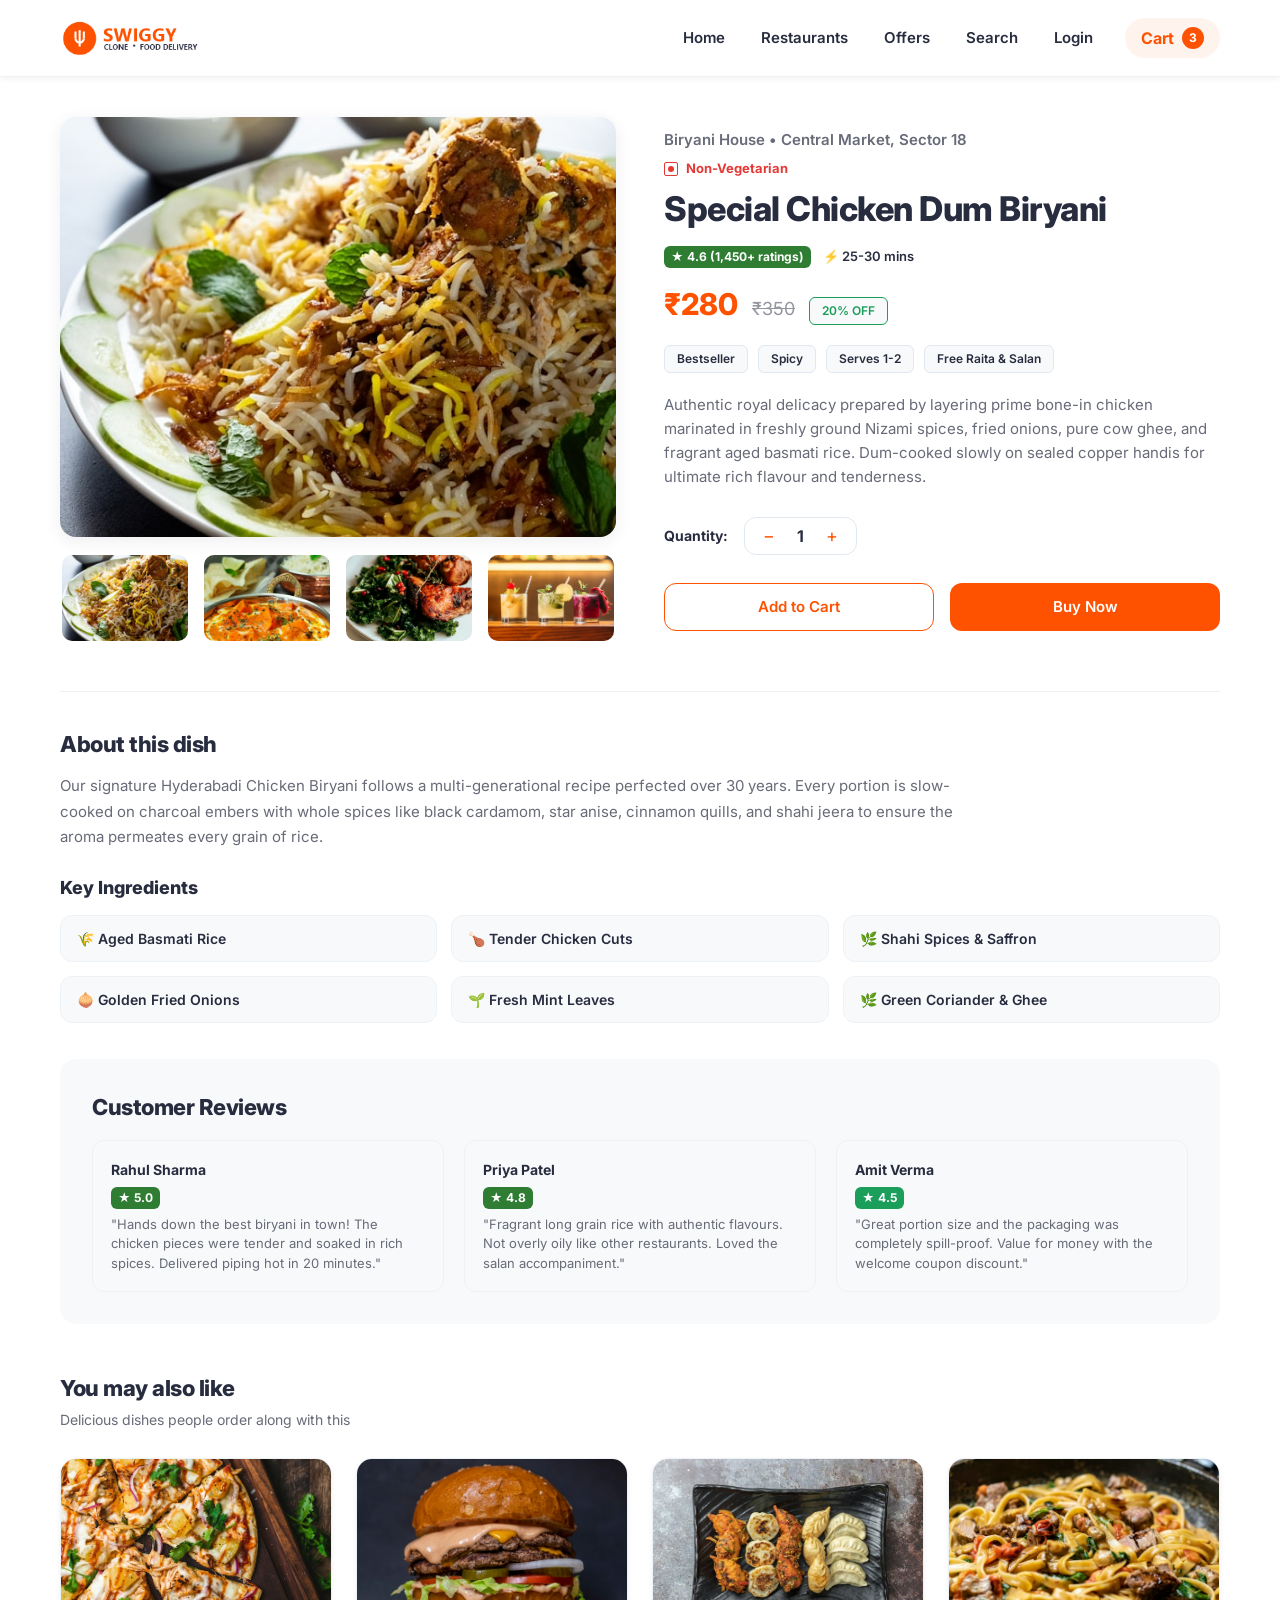
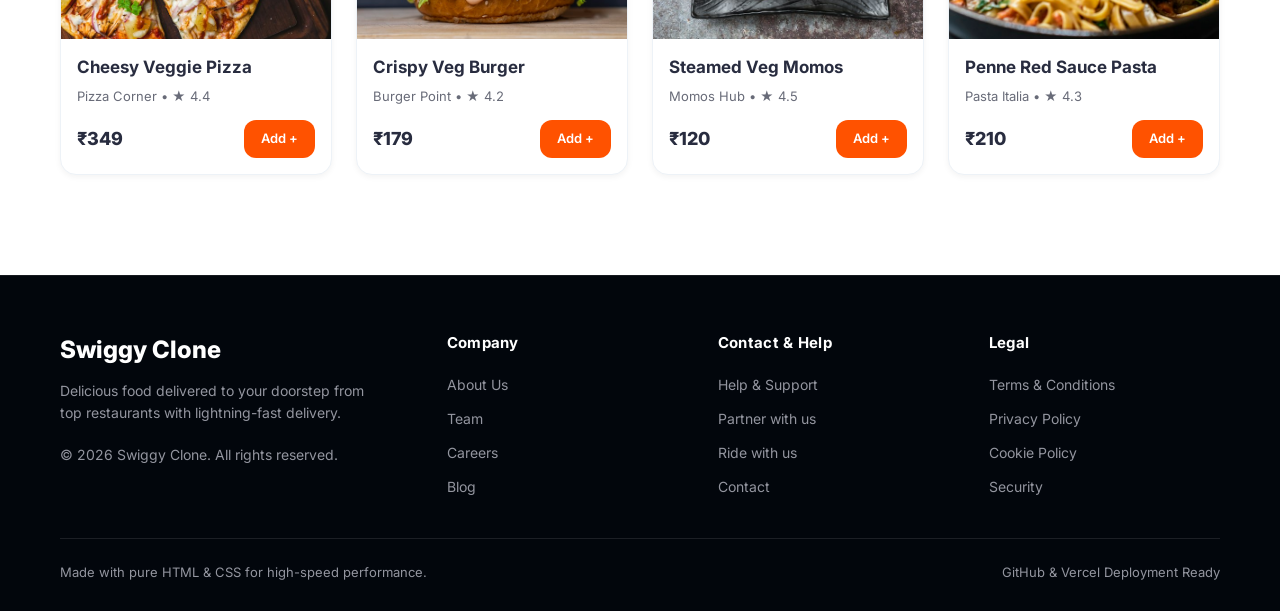
<file: food-details.html>
<!DOCTYPE html>
<html lang="en">
<head>
  <meta charset="UTF-8">
  <meta name="viewport" content="width=device-width, initial-scale=1.0">
  <title>Special Chicken Dum Biryani - Biryani House | Swiggy Clone</title>
  <meta name="description" content="Order Special Chicken Dum Biryani online from Biryani House. Served with spicy mirchi ka salan and cooling raita.">
  <link rel="stylesheet" href="style.css">
</head>
<body>

  <!-- HEADER NAVBAR -->
  <header class="header">
    <div class="container navbar">
      <a href="index.html" class="nav-brand">
        <img src="images/logo.png" alt="Swiggy Clone" class="nav-logo">
      </a>
      <nav class="nav-menu">
        <a href="index.html" class="nav-item">Home</a>
        <a href="restaurants.html" class="nav-item">Restaurants</a>
        <a href="offers.html" class="nav-item">Offers</a>
        <a href="search.html" class="nav-item">Search</a>
        <a href="login.html" class="nav-item">Login</a>
        <a href="cart.html" class="cart-icon-btn">Cart <span class="cart-count">3</span></a>
      </nav>
    </div>
  </header>

  <!-- FOOD DETAILS WRAPPER -->
  <main class="details-wrapper">
    <div class="container">
      
      <!-- MAIN DETAILS SECTION -->
      <div class="details-grid">
        <!-- LEFT: GALLERY -->
        <div class="details-gallery">
          <img src="images/biryani.jpg" alt="Special Hyderabadi Chicken Dum Biryani" class="details-main-img">
          <div class="details-thumbnails">
            <img src="images/biryani.jpg" alt="Biryani Dish" class="thumb-img">
            <img src="images/paneer.jpg" alt="Paneer Curry" class="thumb-img">
            <img src="images/thali.jpg" alt="Accompaniment Thali" class="thumb-img">
            <img src="images/drinks.jpg" alt="Chilled Drink" class="thumb-img">
          </div>
        </div>

        <!-- RIGHT: DETAILS INFO -->
        <div class="details-info">
          <p class="details-restaurant">Biryani House • Central Market, Sector 18</p>
          <div class="food-header">
            <span class="food-type-icon non-veg"><span class="food-type-dot"></span></span>
            <span style="font-size: 13px; font-weight: 700; color: var(--danger);">Non-Vegetarian</span>
          </div>
          <h1 class="details-title">Special Chicken Dum Biryani</h1>
          
          <div class="card-meta" style="margin-bottom: 14px;">
            <span class="rating-badge rating-high">★ 4.6 (1,450+ ratings)</span>
            <span class="delivery-time">⚡ 25-30 mins</span>
          </div>

          <div class="details-price-row">
            <span class="details-price">₹280</span>
            <span class="details-old-price">₹350</span>
            <span class="tag-badge" style="color: var(--success); border-color: var(--success);">20% OFF</span>
          </div>

          <div class="details-tags">
            <span class="tag-badge">Bestseller</span>
            <span class="tag-badge">Spicy</span>
            <span class="tag-badge">Serves 1-2</span>
            <span class="tag-badge">Free Raita & Salan</span>
          </div>

          <p class="details-desc">
            Authentic royal delicacy prepared by layering prime bone-in chicken marinated in freshly ground Nizami spices, fried onions, pure cow ghee, and fragrant aged basmati rice. Dum-cooked slowly on sealed copper handis for ultimate rich flavour and tenderness.
          </p>

          <div class="qty-control-row">
            <span style="font-size: 14px; font-weight: 700; color: var(--dark);">Quantity:</span>
            <div class="qty-selector">
              <button type="button" class="qty-btn">−</button>
              <span>1</span>
              <button type="button" class="qty-btn">+</button>
            </div>
          </div>

          <div class="details-actions">
            <a href="cart.html" class="btn btn-outline" style="flex: 1;">Add to Cart</a>
            <a href="checkout.html" class="btn btn-primary" style="flex: 1;">Buy Now</a>
          </div>
        </div>
      </div>

      <!-- ABOUT THIS DISH & INGREDIENTS -->
      <section class="section" style="border-top: 1px solid var(--border-light); padding: 36px 0;">
        <h2 class="section-title" style="font-size: 22px; margin-bottom: 12px;">About this dish</h2>
        <p style="color: var(--text-muted); font-size: 15px; line-height: 1.7; max-width: 900px; margin-bottom: 24px;">
          Our signature Hyderabadi Chicken Biryani follows a multi-generational recipe perfected over 30 years. Every portion is slow-cooked on charcoal embers with whole spices like black cardamom, star anise, cinnamon quills, and shahi jeera to ensure the aroma permeates every grain of rice.
        </p>

        <h3 style="font-size: 18px; font-weight: 800; color: var(--dark); margin-bottom: 12px;">Key Ingredients</h3>
        <div class="ingredients-list">
          <div class="ingredient-item">🌾 Aged Basmati Rice</div>
          <div class="ingredient-item">🍗 Tender Chicken Cuts</div>
          <div class="ingredient-item">🌿 Shahi Spices & Saffron</div>
          <div class="ingredient-item">🧅 Golden Fried Onions</div>
          <div class="ingredient-item">🌱 Fresh Mint Leaves</div>
          <div class="ingredient-item">🌿 Green Coriander & Ghee</div>
        </div>
      </section>

      <!-- CUSTOMER REVIEWS -->
      <section class="section section-bg" style="border-radius: var(--radius-lg); padding: 32px; margin-bottom: 48px;">
        <h2 class="section-title" style="font-size: 22px; margin-bottom: 16px;">Customer Reviews</h2>
        <div class="reviews-grid">
          <div class="review-card">
            <div class="reviewer-name">Rahul Sharma</div>
            <span class="rating-badge rating-high">★ 5.0</span>
            <p class="review-comment">"Hands down the best biryani in town! The chicken pieces were tender and soaked in rich spices. Delivered piping hot in 20 minutes."</p>
          </div>
          <div class="review-card">
            <div class="reviewer-name">Priya Patel</div>
            <span class="rating-badge rating-high">★ 4.8</span>
            <p class="review-comment">"Fragrant long grain rice with authentic flavours. Not overly oily like other restaurants. Loved the salan accompaniment."</p>
          </div>
          <div class="review-card">
            <div class="reviewer-name">Amit Verma</div>
            <span class="rating-badge">★ 4.5</span>
            <p class="review-comment">"Great portion size and the packaging was completely spill-proof. Value for money with the welcome coupon discount."</p>
          </div>
        </div>
      </section>

      <!-- YOU MAY ALSO LIKE -->
      <section>
        <div class="section-header">
          <div>
            <h2 class="section-title" style="font-size: 22px;">You may also like</h2>
            <p class="section-subtitle">Delicious dishes people order along with this</p>
          </div>
        </div>
        <div class="grid-4">
          <!-- Item 1 -->
          <div class="food-card">
            <div class="card-img-wrap">
              <img src="images/pizza.jpg" alt="Farmhouse Pizza" class="card-img">
            </div>
            <div class="card-body">
              <h3 class="card-title">Cheesy Veggie Pizza</h3>
              <p class="cuisine">Pizza Corner • ★ 4.4</p>
              <div class="food-footer">
                <span class="food-price">₹349</span>
                <a href="cart.html" class="btn btn-primary btn-sm">Add +</a>
              </div>
            </div>
          </div>

          <!-- Item 2 -->
          <div class="food-card">
            <div class="card-img-wrap">
              <img src="images/burger.jpg" alt="Crispy Burger" class="card-img">
            </div>
            <div class="card-body">
              <h3 class="card-title">Crispy Veg Burger</h3>
              <p class="cuisine">Burger Point • ★ 4.2</p>
              <div class="food-footer">
                <span class="food-price">₹179</span>
                <a href="cart.html" class="btn btn-primary btn-sm">Add +</a>
              </div>
            </div>
          </div>

          <!-- Item 3 -->
          <div class="food-card">
            <div class="card-img-wrap">
              <img src="images/momos.jpg" alt="Steamed Momos" class="card-img">
            </div>
            <div class="card-body">
              <h3 class="card-title">Steamed Veg Momos</h3>
              <p class="cuisine">Momos Hub • ★ 4.5</p>
              <div class="food-footer">
                <span class="food-price">₹120</span>
                <a href="cart.html" class="btn btn-primary btn-sm">Add +</a>
              </div>
            </div>
          </div>

          <!-- Item 4 -->
          <div class="food-card">
            <div class="card-img-wrap">
              <img src="images/pasta.jpg" alt="Penne Arrabiata" class="card-img">
            </div>
            <div class="card-body">
              <h3 class="card-title">Penne Red Sauce Pasta</h3>
              <p class="cuisine">Pasta Italia • ★ 4.3</p>
              <div class="food-footer">
                <span class="food-price">₹210</span>
                <a href="cart.html" class="btn btn-primary btn-sm">Add +</a>
              </div>
            </div>
          </div>
        </div>
      </section>

    </div>
  </main>

  <!-- FOOTER -->
  <footer class="footer">
    <div class="container">
      <div class="footer-grid">
        <div>
          <h3 class="footer-brand-title">Swiggy Clone</h3>
          <p class="footer-brand-desc">Delicious food delivered to your doorstep from top restaurants with lightning-fast delivery.</p>
          <p class="footer-brand-desc">© 2026 Swiggy Clone. All rights reserved.</p>
        </div>
        <div>
          <h4 class="footer-col-title">Company</h4>
          <ul class="footer-links-list">
            <li><a href="index.html" class="footer-link">About Us</a></li>
            <li><a href="restaurants.html" class="footer-link">Team</a></li>
            <li><a href="offers.html" class="footer-link">Careers</a></li>
            <li><a href="index.html" class="footer-link">Blog</a></li>
          </ul>
        </div>
        <div>
          <h4 class="footer-col-title">Contact & Help</h4>
          <ul class="footer-links-list">
            <li><a href="index.html" class="footer-link">Help & Support</a></li>
            <li><a href="index.html" class="footer-link">Partner with us</a></li>
            <li><a href="index.html" class="footer-link">Ride with us</a></li>
            <li><a href="index.html" class="footer-link">Contact</a></li>
          </ul>
        </div>
        <div>
          <h4 class="footer-col-title">Legal</h4>
          <ul class="footer-links-list">
            <li><a href="index.html" class="footer-link">Terms & Conditions</a></li>
            <li><a href="index.html" class="footer-link">Privacy Policy</a></li>
            <li><a href="index.html" class="footer-link">Cookie Policy</a></li>
            <li><a href="index.html" class="footer-link">Security</a></li>
          </ul>
        </div>
      </div>
      <div class="footer-bottom">
        <p>Made with pure HTML & CSS for high-speed performance.</p>
        <p>GitHub & Vercel Deployment Ready</p>
      </div>
    </div>
  </footer>

</body>
</html>
</file>
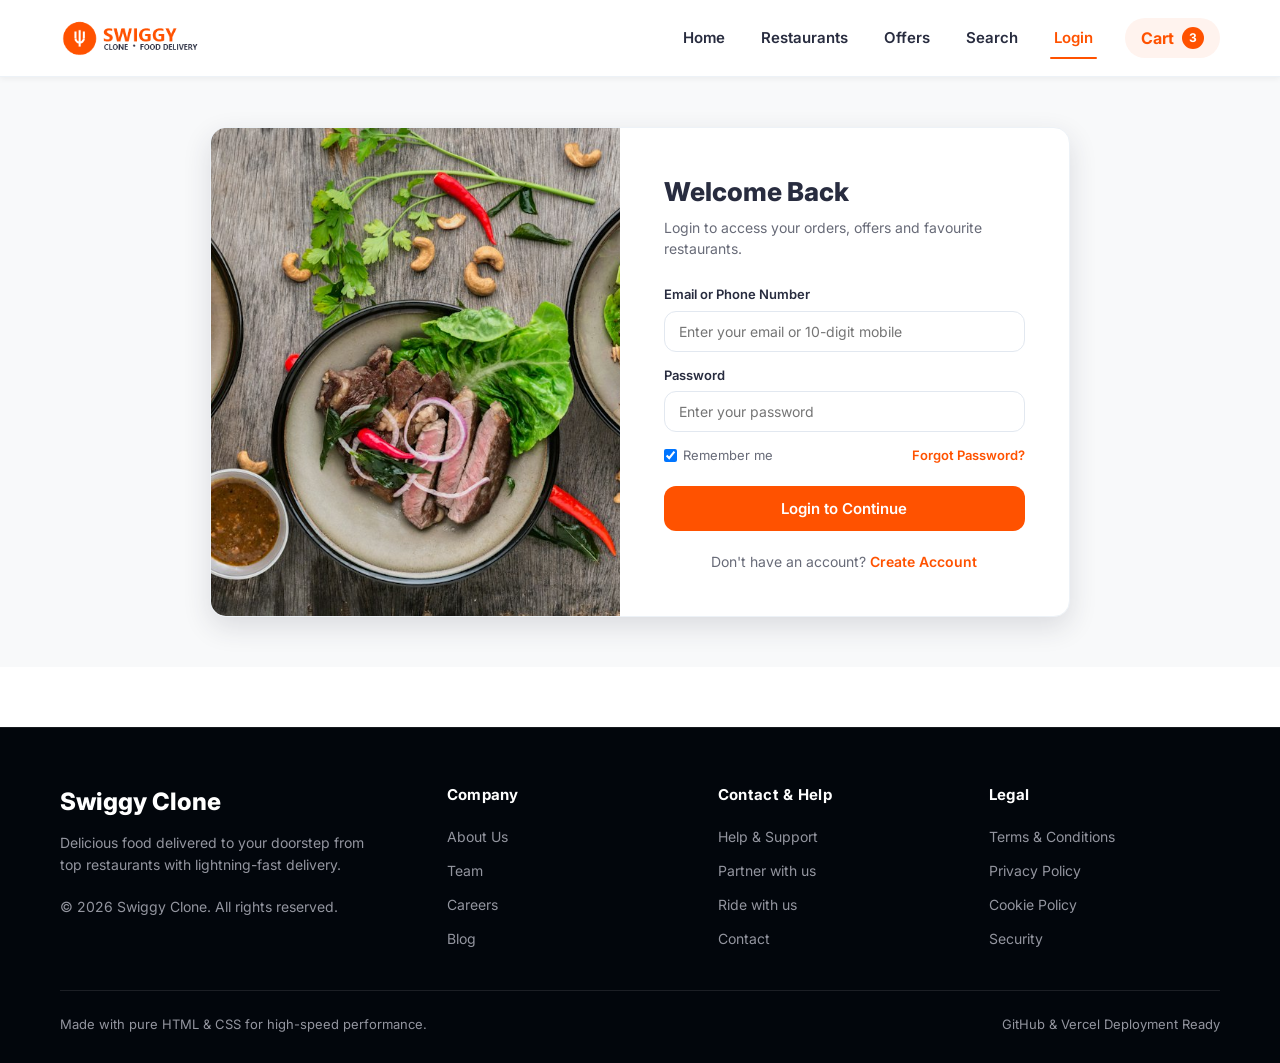
<file: login.html>
<!DOCTYPE html>
<html lang="en">
<head>
  <meta charset="UTF-8">
  <meta name="viewport" content="width=device-width, initial-scale=1.0">
  <title>Login - Swiggy Clone</title>
  <meta name="description" content="Login to your Swiggy Clone account to order food, track orders and claim discount vouchers.">
  <link rel="stylesheet" href="style.css">
</head>
<body>

  <!-- HEADER NAVBAR -->
  <header class="header">
    <div class="container navbar">
      <a href="index.html" class="nav-brand">
        <img src="images/logo.png" alt="Swiggy Clone" class="nav-logo">
      </a>
      <nav class="nav-menu">
        <a href="index.html" class="nav-item">Home</a>
        <a href="restaurants.html" class="nav-item">Restaurants</a>
        <a href="offers.html" class="nav-item">Offers</a>
        <a href="search.html" class="nav-item">Search</a>
        <a href="login.html" class="nav-item active">Login</a>
        <a href="cart.html" class="cart-icon-btn">Cart <span class="cart-count">3</span></a>
      </nav>
    </div>
  </header>

  <!-- LOGIN SECTION -->
  <main class="auth-wrapper">
    <div class="auth-card-container">
      <div>
        <img src="images/hero-food.jpg" alt="Delicious Food Feast" class="auth-side-img">
      </div>
      <div class="auth-form-wrap">
        <h1 class="auth-title">Welcome Back</h1>
        <p class="auth-subtitle">Login to access your orders, offers and favourite restaurants.</p>
        
        <form action="index.html" method="get">
          <div class="form-group">
            <label for="user-email" class="form-label">Email or Phone Number</label>
            <input type="text" id="user-email" class="form-input" placeholder="Enter your email or 10-digit mobile" required>
          </div>
          
          <div class="form-group">
            <label for="user-password" class="form-label">Password</label>
            <input type="password" id="user-password" class="form-input" placeholder="Enter your password" required>
          </div>
          
          <div class="auth-row-options">
            <label class="auth-checkbox-label">
              <input type="checkbox" checked>
              <span>Remember me</span>
            </label>
            <a href="login.html" class="auth-link">Forgot Password?</a>
          </div>
          
          <button type="submit" class="btn btn-primary btn-block">Login to Continue</button>
        </form>

        <p class="auth-footer-text">
          Don't have an account? <a href="login.html" class="auth-link">Create Account</a>
        </p>
      </div>
    </div>
  </main>

  <!-- FOOTER -->
  <footer class="footer">
    <div class="container">
      <div class="footer-grid">
        <div>
          <h3 class="footer-brand-title">Swiggy Clone</h3>
          <p class="footer-brand-desc">Delicious food delivered to your doorstep from top restaurants with lightning-fast delivery.</p>
          <p class="footer-brand-desc">© 2026 Swiggy Clone. All rights reserved.</p>
        </div>
        <div>
          <h4 class="footer-col-title">Company</h4>
          <ul class="footer-links-list">
            <li><a href="index.html" class="footer-link">About Us</a></li>
            <li><a href="restaurants.html" class="footer-link">Team</a></li>
            <li><a href="offers.html" class="footer-link">Careers</a></li>
            <li><a href="index.html" class="footer-link">Blog</a></li>
          </ul>
        </div>
        <div>
          <h4 class="footer-col-title">Contact & Help</h4>
          <ul class="footer-links-list">
            <li><a href="index.html" class="footer-link">Help & Support</a></li>
            <li><a href="index.html" class="footer-link">Partner with us</a></li>
            <li><a href="index.html" class="footer-link">Ride with us</a></li>
            <li><a href="index.html" class="footer-link">Contact</a></li>
          </ul>
        </div>
        <div>
          <h4 class="footer-col-title">Legal</h4>
          <ul class="footer-links-list">
            <li><a href="index.html" class="footer-link">Terms & Conditions</a></li>
            <li><a href="index.html" class="footer-link">Privacy Policy</a></li>
            <li><a href="index.html" class="footer-link">Cookie Policy</a></li>
            <li><a href="index.html" class="footer-link">Security</a></li>
          </ul>
        </div>
      </div>
      <div class="footer-bottom">
        <p>Made with pure HTML & CSS for high-speed performance.</p>
        <p>GitHub & Vercel Deployment Ready</p>
      </div>
    </div>
  </footer>

</body>
</html>
</file>
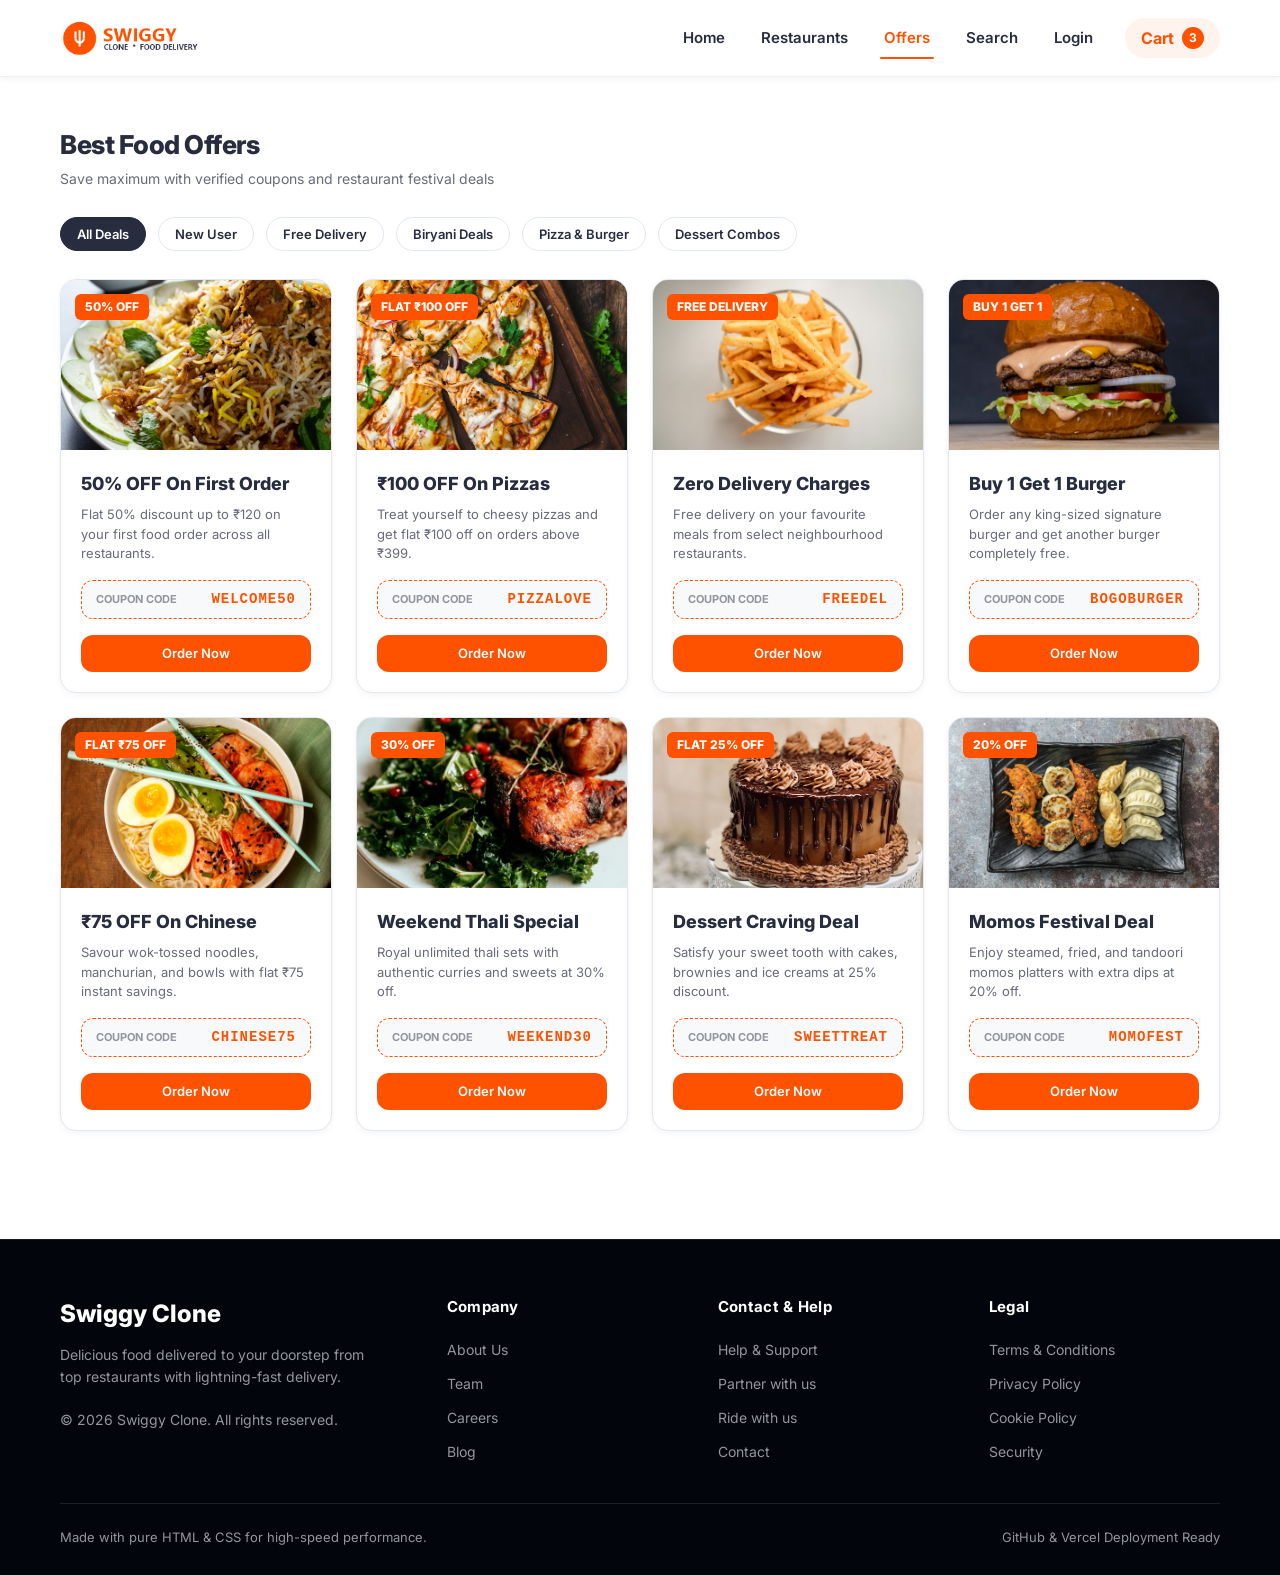
<file: offers.html>
<!DOCTYPE html>
<html lang="en">
<head>
  <meta charset="UTF-8">
  <meta name="viewport" content="width=device-width, initial-scale=1.0">
  <title>Food Offers & Promo Codes - Swiggy Clone</title>
  <meta name="description" content="Discover best food delivery coupons, deals, bank discounts and promo codes on Swiggy Clone.">
  <link rel="stylesheet" href="style.css">
</head>
<body>

  <!-- HEADER NAVBAR -->
  <header class="header">
    <div class="container navbar">
      <a href="index.html" class="nav-brand">
        <img src="images/logo.png" alt="Swiggy Clone" class="nav-logo">
      </a>
      <nav class="nav-menu">
        <a href="index.html" class="nav-item">Home</a>
        <a href="restaurants.html" class="nav-item">Restaurants</a>
        <a href="offers.html" class="nav-item active">Offers</a>
        <a href="search.html" class="nav-item">Search</a>
        <a href="login.html" class="nav-item">Login</a>
        <a href="cart.html" class="cart-icon-btn">Cart <span class="cart-count">3</span></a>
      </nav>
    </div>
  </header>

  <!-- OFFERS SECTION -->
  <main class="section">
    <div class="container">
      <div class="section-header">
        <div>
          <h1 class="section-title">Best Food Offers</h1>
          <p class="section-subtitle">Save maximum with verified coupons and restaurant festival deals</p>
        </div>
      </div>

      <!-- VISUAL FILTER BUTTONS -->
      <div class="filters-bar">
        <button type="button" class="filter-btn active">All Deals</button>
        <button type="button" class="filter-btn">New User</button>
        <button type="button" class="filter-btn">Free Delivery</button>
        <button type="button" class="filter-btn">Biryani Deals</button>
        <button type="button" class="filter-btn">Pizza & Burger</button>
        <button type="button" class="filter-btn">Dessert Combos</button>
      </div>

      <!-- 8+ OFFER CARDS -->
      <div class="grid-4">
        <!-- Offer 1 -->
        <article class="offer-card">
          <div class="offer-img-box">
            <img src="images/biryani.jpg" alt="First Order Offer" class="card-img">
            <span class="offer-badge">50% OFF</span>
          </div>
          <div class="offer-body">
            <h2 class="offer-title">50% OFF On First Order</h2>
            <p class="offer-desc">Flat 50% discount up to ₹120 on your first food order across all restaurants.</p>
            <div class="coupon-row">
              <span class="coupon-label">Coupon Code</span>
              <span class="coupon-code">WELCOME50</span>
            </div>
            <a href="restaurants.html" class="btn btn-primary btn-sm btn-block">Order Now</a>
          </div>
        </article>

        <!-- Offer 2 -->
        <article class="offer-card">
          <div class="offer-img-box">
            <img src="images/pizza.jpg" alt="Pizza Lovers Offer" class="card-img">
            <span class="offer-badge">FLAT ₹100 OFF</span>
          </div>
          <div class="offer-body">
            <h2 class="offer-title">₹100 OFF On Pizzas</h2>
            <p class="offer-desc">Treat yourself to cheesy pizzas and get flat ₹100 off on orders above ₹399.</p>
            <div class="coupon-row">
              <span class="coupon-label">Coupon Code</span>
              <span class="coupon-code">PIZZALOVE</span>
            </div>
            <a href="restaurants.html" class="btn btn-primary btn-sm btn-block">Order Now</a>
          </div>
        </article>

        <!-- Offer 3 -->
        <article class="offer-card">
          <div class="offer-img-box">
            <img src="images/fries.jpg" alt="Free Delivery Offer" class="card-img">
            <span class="offer-badge">FREE DELIVERY</span>
          </div>
          <div class="offer-body">
            <h2 class="offer-title">Zero Delivery Charges</h2>
            <p class="offer-desc">Free delivery on your favourite meals from select neighbourhood restaurants.</p>
            <div class="coupon-row">
              <span class="coupon-label">Coupon Code</span>
              <span class="coupon-code">FREEDEL</span>
            </div>
            <a href="restaurants.html" class="btn btn-primary btn-sm btn-block">Order Now</a>
          </div>
        </article>

        <!-- Offer 4 -->
        <article class="offer-card">
          <div class="offer-img-box">
            <img src="images/burger.jpg" alt="Buy 1 Get 1 Burger" class="card-img">
            <span class="offer-badge">BUY 1 GET 1</span>
          </div>
          <div class="offer-body">
            <h2 class="offer-title">Buy 1 Get 1 Burger</h2>
            <p class="offer-desc">Order any king-sized signature burger and get another burger completely free.</p>
            <div class="coupon-row">
              <span class="coupon-label">Coupon Code</span>
              <span class="coupon-code">BOGOBURGER</span>
            </div>
            <a href="restaurants.html" class="btn btn-primary btn-sm btn-block">Order Now</a>
          </div>
        </article>

        <!-- Offer 5 -->
        <article class="offer-card">
          <div class="offer-img-box">
            <img src="images/noodles.jpg" alt="Chinese Food Discount" class="card-img">
            <span class="offer-badge">FLAT ₹75 OFF</span>
          </div>
          <div class="offer-body">
            <h2 class="offer-title">₹75 OFF On Chinese</h2>
            <p class="offer-desc">Savour wok-tossed noodles, manchurian, and bowls with flat ₹75 instant savings.</p>
            <div class="coupon-row">
              <span class="coupon-label">Coupon Code</span>
              <span class="coupon-code">CHINESE75</span>
            </div>
            <a href="restaurants.html" class="btn btn-primary btn-sm btn-block">Order Now</a>
          </div>
        </article>

        <!-- Offer 6 -->
        <article class="offer-card">
          <div class="offer-img-box">
            <img src="images/thali.jpg" alt="Weekend Special Thali" class="card-img">
            <span class="offer-badge">30% OFF</span>
          </div>
          <div class="offer-body">
            <h2 class="offer-title">Weekend Thali Special</h2>
            <p class="offer-desc">Royal unlimited thali sets with authentic curries and sweets at 30% off.</p>
            <div class="coupon-row">
              <span class="coupon-label">Coupon Code</span>
              <span class="coupon-code">WEEKEND30</span>
            </div>
            <a href="restaurants.html" class="btn btn-primary btn-sm btn-block">Order Now</a>
          </div>
        </article>

        <!-- Offer 7 -->
        <article class="offer-card">
          <div class="offer-img-box">
            <img src="images/cake.jpg" alt="Dessert & Cake Deal" class="card-img">
            <span class="offer-badge">FLAT 25% OFF</span>
          </div>
          <div class="offer-body">
            <h2 class="offer-title">Dessert Craving Deal</h2>
            <p class="offer-desc">Satisfy your sweet tooth with cakes, brownies and ice creams at 25% discount.</p>
            <div class="coupon-row">
              <span class="coupon-label">Coupon Code</span>
              <span class="coupon-code">SWEETTREAT</span>
            </div>
            <a href="restaurants.html" class="btn btn-primary btn-sm btn-block">Order Now</a>
          </div>
        </article>

        <!-- Offer 8 -->
        <article class="offer-card">
          <div class="offer-img-box">
            <img src="images/momos.jpg" alt="Momos Fest Offer" class="card-img">
            <span class="offer-badge">20% OFF</span>
          </div>
          <div class="offer-body">
            <h2 class="offer-title">Momos Festival Deal</h2>
            <p class="offer-desc">Enjoy steamed, fried, and tandoori momos platters with extra dips at 20% off.</p>
            <div class="coupon-row">
              <span class="coupon-label">Coupon Code</span>
              <span class="coupon-code">MOMOFEST</span>
            </div>
            <a href="restaurants.html" class="btn btn-primary btn-sm btn-block">Order Now</a>
          </div>
        </article>
      </div>
    </div>
  </main>

  <!-- FOOTER -->
  <footer class="footer">
    <div class="container">
      <div class="footer-grid">
        <div>
          <h3 class="footer-brand-title">Swiggy Clone</h3>
          <p class="footer-brand-desc">Delicious food delivered to your doorstep from top restaurants with lightning-fast delivery.</p>
          <p class="footer-brand-desc">© 2026 Swiggy Clone. All rights reserved.</p>
        </div>
        <div>
          <h4 class="footer-col-title">Company</h4>
          <ul class="footer-links-list">
            <li><a href="index.html" class="footer-link">About Us</a></li>
            <li><a href="restaurants.html" class="footer-link">Team</a></li>
            <li><a href="offers.html" class="footer-link">Careers</a></li>
            <li><a href="index.html" class="footer-link">Blog</a></li>
          </ul>
        </div>
        <div>
          <h4 class="footer-col-title">Contact & Help</h4>
          <ul class="footer-links-list">
            <li><a href="index.html" class="footer-link">Help & Support</a></li>
            <li><a href="index.html" class="footer-link">Partner with us</a></li>
            <li><a href="index.html" class="footer-link">Ride with us</a></li>
            <li><a href="index.html" class="footer-link">Contact</a></li>
          </ul>
        </div>
        <div>
          <h4 class="footer-col-title">Legal</h4>
          <ul class="footer-links-list">
            <li><a href="index.html" class="footer-link">Terms & Conditions</a></li>
            <li><a href="index.html" class="footer-link">Privacy Policy</a></li>
            <li><a href="index.html" class="footer-link">Cookie Policy</a></li>
            <li><a href="index.html" class="footer-link">Security</a></li>
          </ul>
        </div>
      </div>
      <div class="footer-bottom">
        <p>Made with pure HTML & CSS for high-speed performance.</p>
        <p>GitHub & Vercel Deployment Ready</p>
      </div>
    </div>
  </footer>

</body>
</html>
</file>
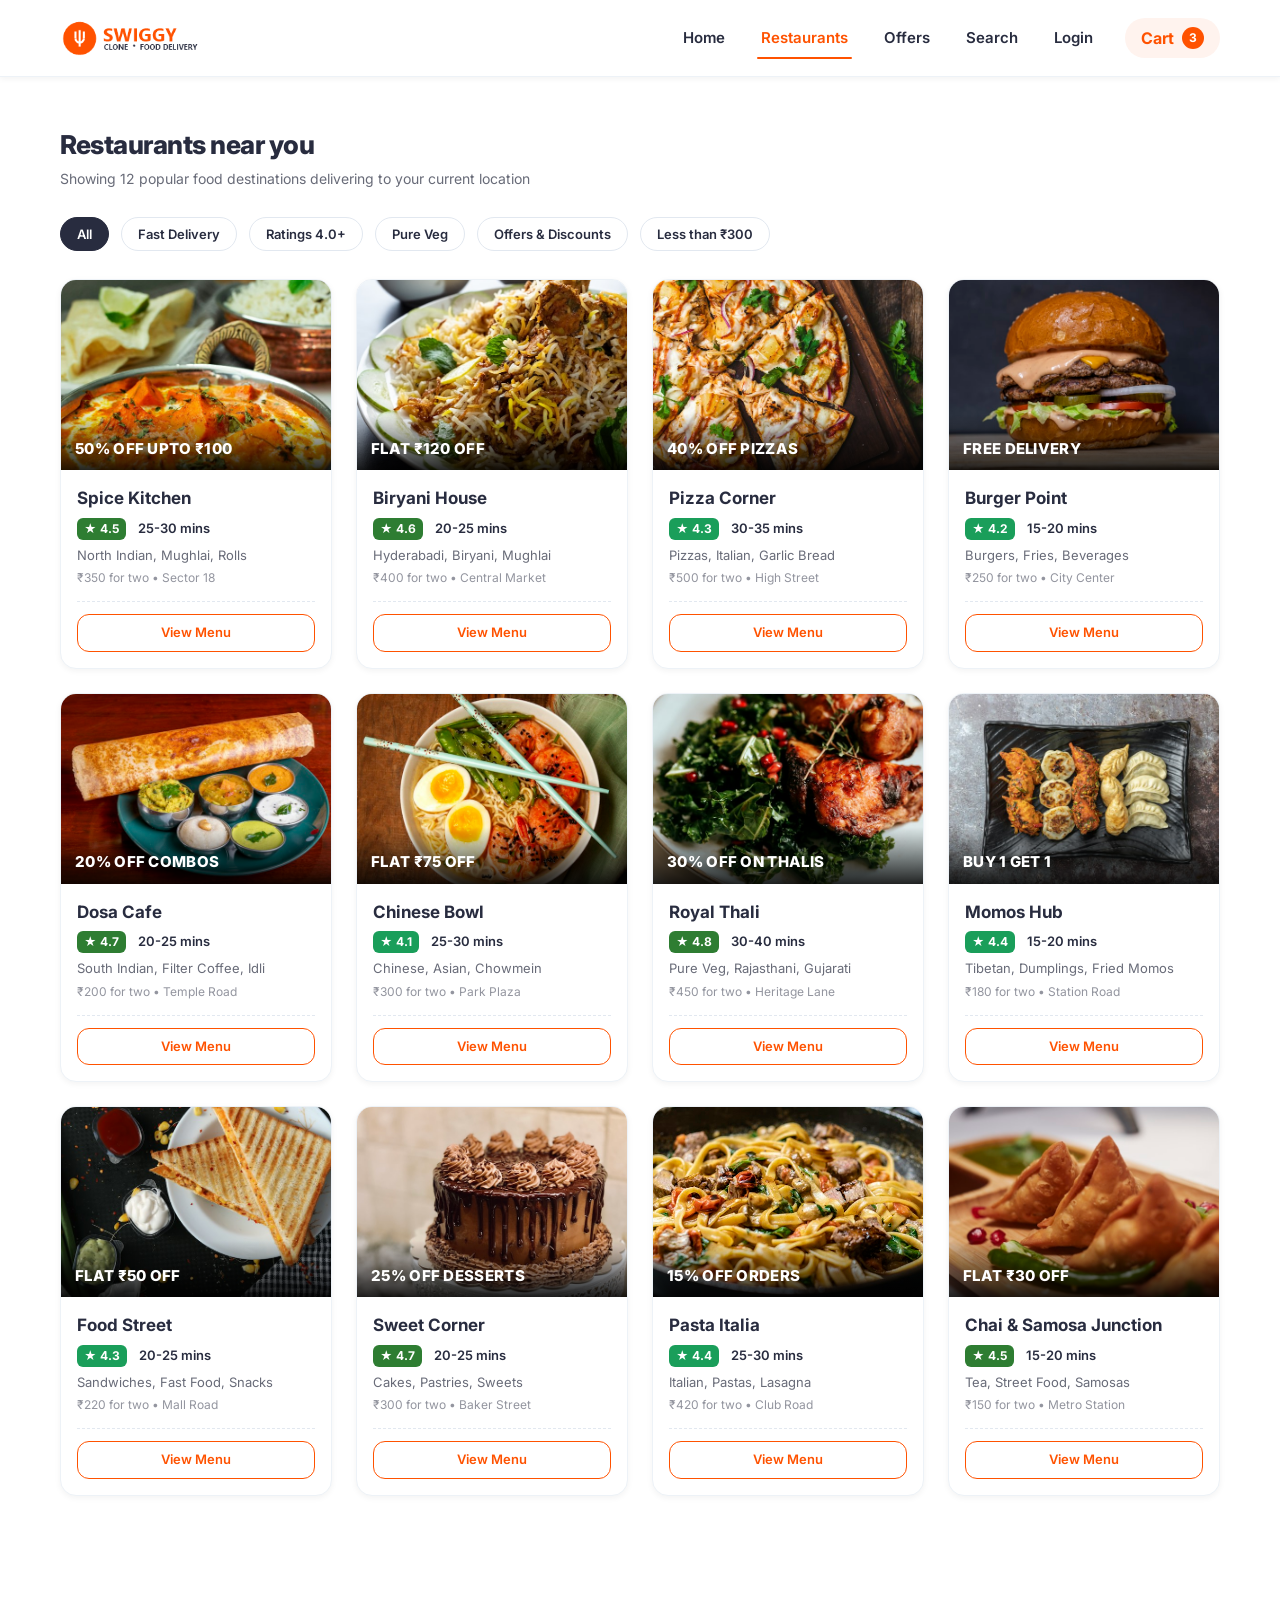
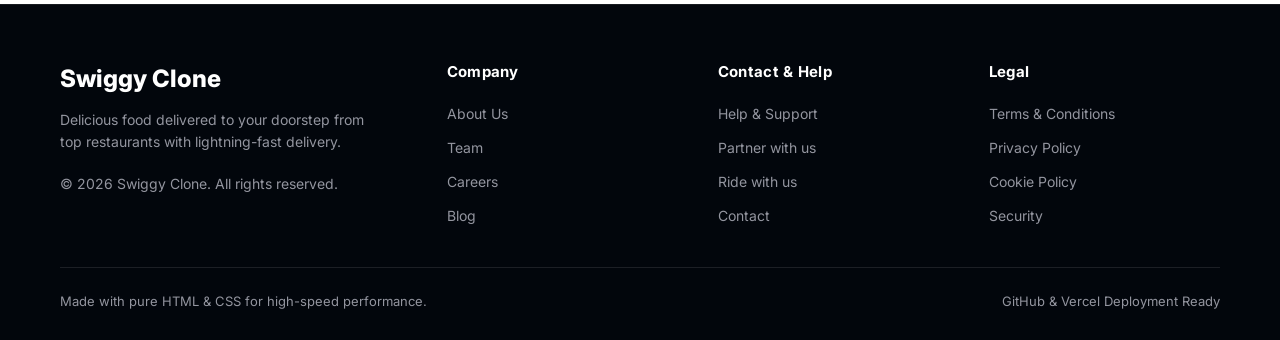
<file: restaurants.html>
<!DOCTYPE html>
<html lang="en">
<head>
  <meta charset="UTF-8">
  <meta name="viewport" content="width=device-width, initial-scale=1.0">
  <title>Top Restaurants Near You - Swiggy Clone</title>
  <meta name="description" content="Explore top-rated restaurants near you with lightning fast delivery, live tracking and great offers.">
  <link rel="stylesheet" href="style.css">
</head>
<body>

  <!-- HEADER NAVBAR -->
  <header class="header">
    <div class="container navbar">
      <a href="index.html" class="nav-brand">
        <img src="images/logo.png" alt="Swiggy Clone" class="nav-logo">
      </a>
      <nav class="nav-menu">
        <a href="index.html" class="nav-item">Home</a>
        <a href="restaurants.html" class="nav-item active">Restaurants</a>
        <a href="offers.html" class="nav-item">Offers</a>
        <a href="search.html" class="nav-item">Search</a>
        <a href="login.html" class="nav-item">Login</a>
        <a href="cart.html" class="cart-icon-btn">Cart <span class="cart-count">3</span></a>
      </nav>
    </div>
  </header>

  <!-- RESTAURANTS SECTION -->
  <main class="section">
    <div class="container">
      <div class="section-header">
        <div>
          <h1 class="section-title">Restaurants near you</h1>
          <p class="section-subtitle">Showing 12 popular food destinations delivering to your current location</p>
        </div>
      </div>

      <!-- VISUAL FILTER BUTTONS -->
      <div class="filters-bar">
        <button type="button" class="filter-btn active">All</button>
        <button type="button" class="filter-btn">Fast Delivery</button>
        <button type="button" class="filter-btn">Ratings 4.0+</button>
        <button type="button" class="filter-btn">Pure Veg</button>
        <button type="button" class="filter-btn">Offers & Discounts</button>
        <button type="button" class="filter-btn">Less than ₹300</button>
      </div>

      <!-- RESTAURANTS GRID -->
      <div class="grid-4">
        <!-- 1. Spice Kitchen -->
        <article class="restaurant-card">
          <div class="card-img-wrap">
            <img src="images/paneer.jpg" alt="Spice Kitchen" class="card-img">
            <span class="discount-ribbon">50% OFF UPTO ₹100</span>
          </div>
          <div class="card-body">
            <h2 class="card-title">Spice Kitchen</h2>
            <div class="card-meta">
              <span class="rating-badge rating-high">★ 4.5</span>
              <span class="delivery-time">25-30 mins</span>
            </div>
            <p class="cuisine">North Indian, Mughlai, Rolls</p>
            <p class="location-price">₹350 for two • Sector 18</p>
            <div class="card-action">
              <a href="food-details.html" class="btn btn-outline btn-sm btn-block">View Menu</a>
            </div>
          </div>
        </article>

        <!-- 2. Biryani House -->
        <article class="restaurant-card">
          <div class="card-img-wrap">
            <img src="images/biryani.jpg" alt="Biryani House" class="card-img">
            <span class="discount-ribbon">FLAT ₹120 OFF</span>
          </div>
          <div class="card-body">
            <h2 class="card-title">Biryani House</h2>
            <div class="card-meta">
              <span class="rating-badge rating-high">★ 4.6</span>
              <span class="delivery-time">20-25 mins</span>
            </div>
            <p class="cuisine">Hyderabadi, Biryani, Mughlai</p>
            <p class="location-price">₹400 for two • Central Market</p>
            <div class="card-action">
              <a href="food-details.html" class="btn btn-outline btn-sm btn-block">View Menu</a>
            </div>
          </div>
        </article>

        <!-- 3. Pizza Corner -->
        <article class="restaurant-card">
          <div class="card-img-wrap">
            <img src="images/pizza.jpg" alt="Pizza Corner" class="card-img">
            <span class="discount-ribbon">40% OFF PIZZAS</span>
          </div>
          <div class="card-body">
            <h2 class="card-title">Pizza Corner</h2>
            <div class="card-meta">
              <span class="rating-badge">★ 4.3</span>
              <span class="delivery-time">30-35 mins</span>
            </div>
            <p class="cuisine">Pizzas, Italian, Garlic Bread</p>
            <p class="location-price">₹500 for two • High Street</p>
            <div class="card-action">
              <a href="food-details.html" class="btn btn-outline btn-sm btn-block">View Menu</a>
            </div>
          </div>
        </article>

        <!-- 4. Burger Point -->
        <article class="restaurant-card">
          <div class="card-img-wrap">
            <img src="images/burger.jpg" alt="Burger Point" class="card-img">
            <span class="discount-ribbon">FREE DELIVERY</span>
          </div>
          <div class="card-body">
            <h2 class="card-title">Burger Point</h2>
            <div class="card-meta">
              <span class="rating-badge">★ 4.2</span>
              <span class="delivery-time">15-20 mins</span>
            </div>
            <p class="cuisine">Burgers, Fries, Beverages</p>
            <p class="location-price">₹250 for two • City Center</p>
            <div class="card-action">
              <a href="food-details.html" class="btn btn-outline btn-sm btn-block">View Menu</a>
            </div>
          </div>
        </article>

        <!-- 5. Dosa Cafe -->
        <article class="restaurant-card">
          <div class="card-img-wrap">
            <img src="images/dosa.jpg" alt="Dosa Cafe" class="card-img">
            <span class="discount-ribbon">20% OFF COMBOS</span>
          </div>
          <div class="card-body">
            <h2 class="card-title">Dosa Cafe</h2>
            <div class="card-meta">
              <span class="rating-badge rating-high">★ 4.7</span>
              <span class="delivery-time">20-25 mins</span>
            </div>
            <p class="cuisine">South Indian, Filter Coffee, Idli</p>
            <p class="location-price">₹200 for two • Temple Road</p>
            <div class="card-action">
              <a href="food-details.html" class="btn btn-outline btn-sm btn-block">View Menu</a>
            </div>
          </div>
        </article>

        <!-- 6. Chinese Bowl -->
        <article class="restaurant-card">
          <div class="card-img-wrap">
            <img src="images/noodles.jpg" alt="Chinese Bowl" class="card-img">
            <span class="discount-ribbon">FLAT ₹75 OFF</span>
          </div>
          <div class="card-body">
            <h2 class="card-title">Chinese Bowl</h2>
            <div class="card-meta">
              <span class="rating-badge">★ 4.1</span>
              <span class="delivery-time">25-30 mins</span>
            </div>
            <p class="cuisine">Chinese, Asian, Chowmein</p>
            <p class="location-price">₹300 for two • Park Plaza</p>
            <div class="card-action">
              <a href="food-details.html" class="btn btn-outline btn-sm btn-block">View Menu</a>
            </div>
          </div>
        </article>

        <!-- 7. Royal Thali -->
        <article class="restaurant-card">
          <div class="card-img-wrap">
            <img src="images/thali.jpg" alt="Royal Thali" class="card-img">
            <span class="discount-ribbon">30% OFF ON THALIS</span>
          </div>
          <div class="card-body">
            <h2 class="card-title">Royal Thali</h2>
            <div class="card-meta">
              <span class="rating-badge rating-high">★ 4.8</span>
              <span class="delivery-time">30-40 mins</span>
            </div>
            <p class="cuisine">Pure Veg, Rajasthani, Gujarati</p>
            <p class="location-price">₹450 for two • Heritage Lane</p>
            <div class="card-action">
              <a href="food-details.html" class="btn btn-outline btn-sm btn-block">View Menu</a>
            </div>
          </div>
        </article>

        <!-- 8. Momos Hub -->
        <article class="restaurant-card">
          <div class="card-img-wrap">
            <img src="images/momos.jpg" alt="Momos Hub" class="card-img">
            <span class="discount-ribbon">BUY 1 GET 1</span>
          </div>
          <div class="card-body">
            <h2 class="card-title">Momos Hub</h2>
            <div class="card-meta">
              <span class="rating-badge">★ 4.4</span>
              <span class="delivery-time">15-20 mins</span>
            </div>
            <p class="cuisine">Tibetan, Dumplings, Fried Momos</p>
            <p class="location-price">₹180 for two • Station Road</p>
            <div class="card-action">
              <a href="food-details.html" class="btn btn-outline btn-sm btn-block">View Menu</a>
            </div>
          </div>
        </article>

        <!-- 9. Food Street -->
        <article class="restaurant-card">
          <div class="card-img-wrap">
            <img src="images/sandwich.jpg" alt="Food Street" class="card-img">
            <span class="discount-ribbon">FLAT ₹50 OFF</span>
          </div>
          <div class="card-body">
            <h2 class="card-title">Food Street</h2>
            <div class="card-meta">
              <span class="rating-badge">★ 4.3</span>
              <span class="delivery-time">20-25 mins</span>
            </div>
            <p class="cuisine">Sandwiches, Fast Food, Snacks</p>
            <p class="location-price">₹220 for two • Mall Road</p>
            <div class="card-action">
              <a href="food-details.html" class="btn btn-outline btn-sm btn-block">View Menu</a>
            </div>
          </div>
        </article>

        <!-- 10. Sweet Corner -->
        <article class="restaurant-card">
          <div class="card-img-wrap">
            <img src="images/cake.jpg" alt="Sweet Corner" class="card-img">
            <span class="discount-ribbon">25% OFF DESSERTS</span>
          </div>
          <div class="card-body">
            <h2 class="card-title">Sweet Corner</h2>
            <div class="card-meta">
              <span class="rating-badge rating-high">★ 4.7</span>
              <span class="delivery-time">20-25 mins</span>
            </div>
            <p class="cuisine">Cakes, Pastries, Sweets</p>
            <p class="location-price">₹300 for two • Baker Street</p>
            <div class="card-action">
              <a href="food-details.html" class="btn btn-outline btn-sm btn-block">View Menu</a>
            </div>
          </div>
        </article>

        <!-- 11. Pasta Italia -->
        <article class="restaurant-card">
          <div class="card-img-wrap">
            <img src="images/pasta.jpg" alt="Pasta Italia" class="card-img">
            <span class="discount-ribbon">15% OFF ORDERS</span>
          </div>
          <div class="card-body">
            <h2 class="card-title">Pasta Italia</h2>
            <div class="card-meta">
              <span class="rating-badge">★ 4.4</span>
              <span class="delivery-time">25-30 mins</span>
            </div>
            <p class="cuisine">Italian, Pastas, Lasagna</p>
            <p class="location-price">₹420 for two • Club Road</p>
            <div class="card-action">
              <a href="food-details.html" class="btn btn-outline btn-sm btn-block">View Menu</a>
            </div>
          </div>
        </article>

        <!-- 12. Chai & Samosa Junction -->
        <article class="restaurant-card">
          <div class="card-img-wrap">
            <img src="images/samosa.jpg" alt="Chai & Samosa Junction" class="card-img">
            <span class="discount-ribbon">FLAT ₹30 OFF</span>
          </div>
          <div class="card-body">
            <h2 class="card-title">Chai & Samosa Junction</h2>
            <div class="card-meta">
              <span class="rating-badge rating-high">★ 4.5</span>
              <span class="delivery-time">15-20 mins</span>
            </div>
            <p class="cuisine">Tea, Street Food, Samosas</p>
            <p class="location-price">₹150 for two • Metro Station</p>
            <div class="card-action">
              <a href="food-details.html" class="btn btn-outline btn-sm btn-block">View Menu</a>
            </div>
          </div>
        </article>
      </div>
    </div>
  </main>

  <!-- FOOTER -->
  <footer class="footer">
    <div class="container">
      <div class="footer-grid">
        <div>
          <h3 class="footer-brand-title">Swiggy Clone</h3>
          <p class="footer-brand-desc">Delicious food delivered to your doorstep from top restaurants with lightning-fast delivery.</p>
          <p class="footer-brand-desc">© 2026 Swiggy Clone. All rights reserved.</p>
        </div>
        <div>
          <h4 class="footer-col-title">Company</h4>
          <ul class="footer-links-list">
            <li><a href="index.html" class="footer-link">About Us</a></li>
            <li><a href="restaurants.html" class="footer-link">Team</a></li>
            <li><a href="offers.html" class="footer-link">Careers</a></li>
            <li><a href="index.html" class="footer-link">Blog</a></li>
          </ul>
        </div>
        <div>
          <h4 class="footer-col-title">Contact & Help</h4>
          <ul class="footer-links-list">
            <li><a href="index.html" class="footer-link">Help & Support</a></li>
            <li><a href="index.html" class="footer-link">Partner with us</a></li>
            <li><a href="index.html" class="footer-link">Ride with us</a></li>
            <li><a href="index.html" class="footer-link">Contact</a></li>
          </ul>
        </div>
        <div>
          <h4 class="footer-col-title">Legal</h4>
          <ul class="footer-links-list">
            <li><a href="index.html" class="footer-link">Terms & Conditions</a></li>
            <li><a href="index.html" class="footer-link">Privacy Policy</a></li>
            <li><a href="index.html" class="footer-link">Cookie Policy</a></li>
            <li><a href="index.html" class="footer-link">Security</a></li>
          </ul>
        </div>
      </div>
      <div class="footer-bottom">
        <p>Made with pure HTML & CSS for high-speed performance.</p>
        <p>GitHub & Vercel Deployment Ready</p>
      </div>
    </div>
  </footer>

</body>
</html>
</file>
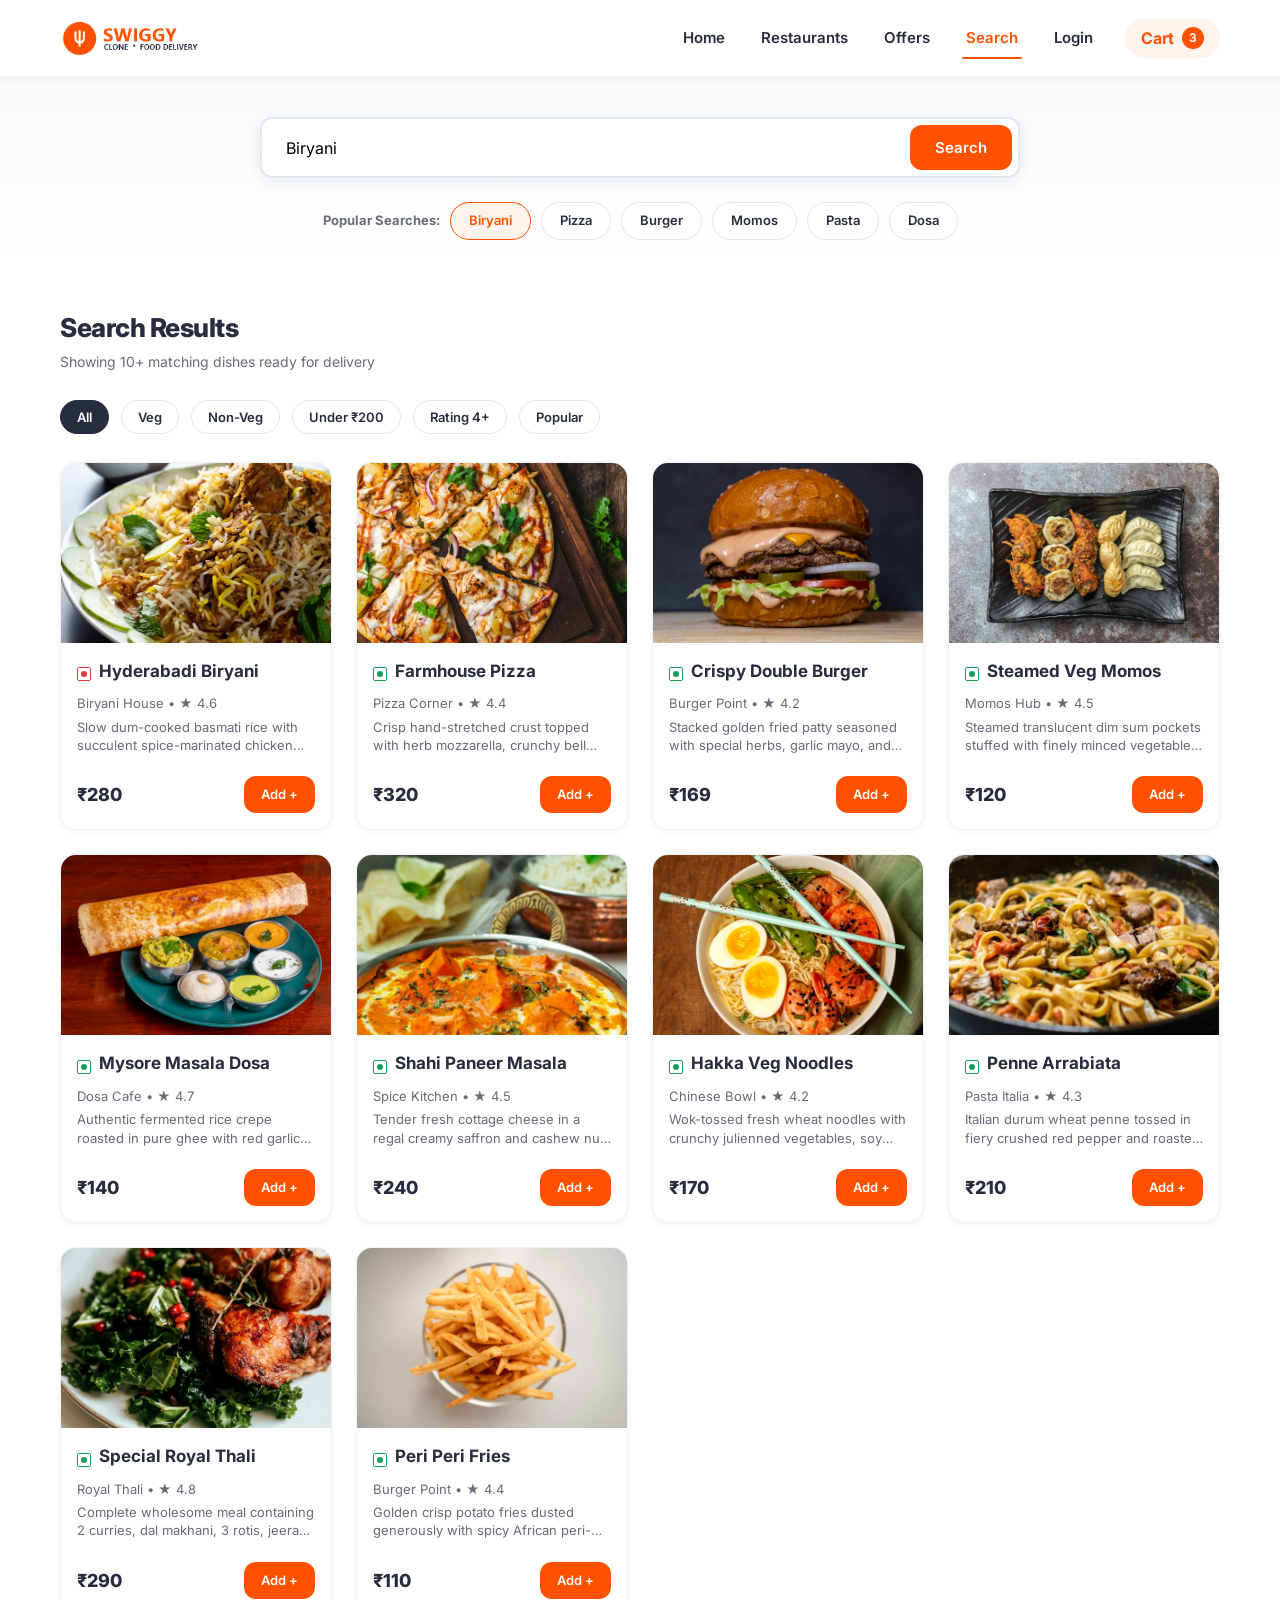
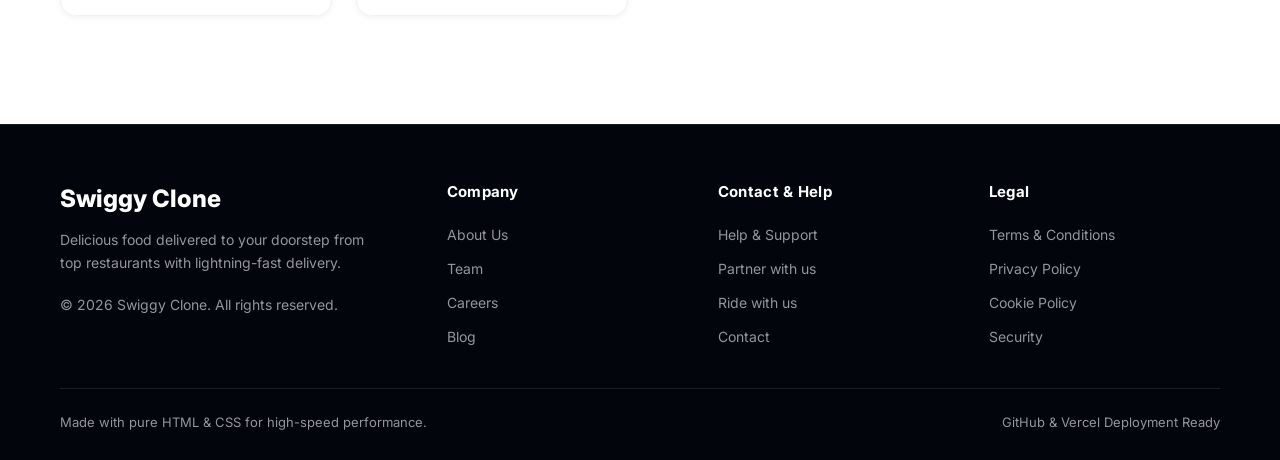
<file: search.html>
<!DOCTYPE html>
<html lang="en">
<head>
  <meta charset="UTF-8">
  <meta name="viewport" content="width=device-width, initial-scale=1.0">
  <title>Search Dishes & Restaurants - Swiggy Clone</title>
  <meta name="description" content="Search for food items, cuisines and restaurants. Explore instant food results and discounts.">
  <link rel="stylesheet" href="style.css">
</head>
<body>

  <!-- HEADER NAVBAR -->
  <header class="header">
    <div class="container navbar">
      <a href="index.html" class="nav-brand">
        <img src="images/logo.png" alt="Swiggy Clone" class="nav-logo">
      </a>
      <nav class="nav-menu">
        <a href="index.html" class="nav-item">Home</a>
        <a href="restaurants.html" class="nav-item">Restaurants</a>
        <a href="offers.html" class="nav-item">Offers</a>
        <a href="search.html" class="nav-item active">Search</a>
        <a href="login.html" class="nav-item">Login</a>
        <a href="cart.html" class="cart-icon-btn">Cart <span class="cart-count">3</span></a>
      </nav>
    </div>
  </header>

  <!-- SEARCH HEADER -->
  <div class="search-header-sec">
    <div class="container">
      <form action="search.html" method="get" class="search-large-bar">
        <input type="text" name="q" placeholder="Search for dishes or restaurants" value="Biryani">
        <button type="submit" class="btn btn-primary">Search</button>
      </form>

      <!-- POPULAR SEARCHES CHIPS -->
      <div class="chips-row">
        <span style="font-size: 13px; font-weight: 700; color: var(--text-muted); align-self: center;">Popular Searches:</span>
        <a href="search.html" class="chip active">Biryani</a>
        <a href="search.html" class="chip">Pizza</a>
        <a href="search.html" class="chip">Burger</a>
        <a href="search.html" class="chip">Momos</a>
        <a href="search.html" class="chip">Pasta</a>
        <a href="search.html" class="chip">Dosa</a>
      </div>
    </div>
  </div>

  <!-- SEARCH RESULTS -->
  <main class="section">
    <div class="container">
      <div class="section-header">
        <div>
          <h1 class="section-title">Search Results</h1>
          <p class="section-subtitle">Showing 10+ matching dishes ready for delivery</p>
        </div>
      </div>

      <!-- VISUAL FILTER BUTTONS -->
      <div class="filters-bar">
        <button type="button" class="filter-btn active">All</button>
        <button type="button" class="filter-btn">Veg</button>
        <button type="button" class="filter-btn">Non-Veg</button>
        <button type="button" class="filter-btn">Under ₹200</button>
        <button type="button" class="filter-btn">Rating 4+</button>
        <button type="button" class="filter-btn">Popular</button>
      </div>

      <!-- FOOD CARDS GRID -->
      <div class="grid-4">
        <!-- 1. Biryani -->
        <div class="food-card">
          <div class="card-img-wrap">
            <img src="images/biryani.jpg" alt="Hyderabadi Chicken Biryani" class="card-img">
          </div>
          <div class="card-body">
            <div class="food-header">
              <span class="food-type-icon non-veg"><span class="food-type-dot"></span></span>
              <h2 class="card-title">Hyderabadi Biryani</h2>
            </div>
            <p class="cuisine">Biryani House • ★ 4.6</p>
            <p class="food-desc">Slow dum-cooked basmati rice with succulent spice-marinated chicken cuts, served with salan.</p>
            <div class="food-footer">
              <span class="food-price">₹280</span>
              <a href="food-details.html" class="btn btn-primary btn-sm">Add +</a>
            </div>
          </div>
        </div>

        <!-- 2. Pizza -->
        <div class="food-card">
          <div class="card-img-wrap">
            <img src="images/pizza.jpg" alt="Farmhouse Special Pizza" class="card-img">
          </div>
          <div class="card-body">
            <div class="food-header">
              <span class="food-type-icon"><span class="food-type-dot"></span></span>
              <h2 class="card-title">Farmhouse Pizza</h2>
            </div>
            <p class="cuisine">Pizza Corner • ★ 4.4</p>
            <p class="food-desc">Crisp hand-stretched crust topped with herb mozzarella, crunchy bell peppers, and mushrooms.</p>
            <div class="food-footer">
              <span class="food-price">₹320</span>
              <a href="cart.html" class="btn btn-primary btn-sm">Add +</a>
            </div>
          </div>
        </div>

        <!-- 3. Burger -->
        <div class="food-card">
          <div class="card-img-wrap">
            <img src="images/burger.jpg" alt="Crispy Double Burger" class="card-img">
          </div>
          <div class="card-body">
            <div class="food-header">
              <span class="food-type-icon"><span class="food-type-dot"></span></span>
              <h2 class="card-title">Crispy Double Burger</h2>
            </div>
            <p class="cuisine">Burger Point • ★ 4.2</p>
            <p class="food-desc">Stacked golden fried patty seasoned with special herbs, garlic mayo, and toasted brioche buns.</p>
            <div class="food-footer">
              <span class="food-price">₹169</span>
              <a href="cart.html" class="btn btn-primary btn-sm">Add +</a>
            </div>
          </div>
        </div>

        <!-- 4. Momos -->
        <div class="food-card">
          <div class="card-img-wrap">
            <img src="images/momos.jpg" alt="Steamed Darjeeling Momos" class="card-img">
          </div>
          <div class="card-body">
            <div class="food-header">
              <span class="food-type-icon"><span class="food-type-dot"></span></span>
              <h2 class="card-title">Steamed Veg Momos</h2>
            </div>
            <p class="cuisine">Momos Hub • ★ 4.5</p>
            <p class="food-desc">Steamed translucent dim sum pockets stuffed with finely minced vegetables and fresh ginger.</p>
            <div class="food-footer">
              <span class="food-price">₹120</span>
              <a href="cart.html" class="btn btn-primary btn-sm">Add +</a>
            </div>
          </div>
        </div>

        <!-- 5. Dosa -->
        <div class="food-card">
          <div class="card-img-wrap">
            <img src="images/dosa.jpg" alt="Mysore Masala Dosa" class="card-img">
          </div>
          <div class="card-body">
            <div class="food-header">
              <span class="food-type-icon"><span class="food-type-dot"></span></span>
              <h2 class="card-title">Mysore Masala Dosa</h2>
            </div>
            <p class="cuisine">Dosa Cafe • ★ 4.7</p>
            <p class="food-desc">Authentic fermented rice crepe roasted in pure ghee with red garlic chutney and spiced potatoes.</p>
            <div class="food-footer">
              <span class="food-price">₹140</span>
              <a href="cart.html" class="btn btn-primary btn-sm">Add +</a>
            </div>
          </div>
        </div>

        <!-- 6. Paneer -->
        <div class="food-card">
          <div class="card-img-wrap">
            <img src="images/paneer.jpg" alt="Shahi Paneer" class="card-img">
          </div>
          <div class="card-body">
            <div class="food-header">
              <span class="food-type-icon"><span class="food-type-dot"></span></span>
              <h2 class="card-title">Shahi Paneer Masala</h2>
            </div>
            <p class="cuisine">Spice Kitchen • ★ 4.5</p>
            <p class="food-desc">Tender fresh cottage cheese in a regal creamy saffron and cashew nut curry.</p>
            <div class="food-footer">
              <span class="food-price">₹240</span>
              <a href="cart.html" class="btn btn-primary btn-sm">Add +</a>
            </div>
          </div>
        </div>

        <!-- 7. Noodles -->
        <div class="food-card">
          <div class="card-img-wrap">
            <img src="images/noodles.jpg" alt="Chilli Garlic Hakka Noodles" class="card-img">
          </div>
          <div class="card-body">
            <div class="food-header">
              <span class="food-type-icon"><span class="food-type-dot"></span></span>
              <h2 class="card-title">Hakka Veg Noodles</h2>
            </div>
            <p class="cuisine">Chinese Bowl • ★ 4.2</p>
            <p class="food-desc">Wok-tossed fresh wheat noodles with crunchy julienned vegetables, soy sauce, and scallions.</p>
            <div class="food-footer">
              <span class="food-price">₹170</span>
              <a href="cart.html" class="btn btn-primary btn-sm">Add +</a>
            </div>
          </div>
        </div>

        <!-- 8. Pasta -->
        <div class="food-card">
          <div class="card-img-wrap">
            <img src="images/pasta.jpg" alt="Creamy Penne Arrabiata" class="card-img">
          </div>
          <div class="card-body">
            <div class="food-header">
              <span class="food-type-icon"><span class="food-type-dot"></span></span>
              <h2 class="card-title">Penne Arrabiata</h2>
            </div>
            <p class="cuisine">Pasta Italia • ★ 4.3</p>
            <p class="food-desc">Italian durum wheat penne tossed in fiery crushed red pepper and roasted garlic tomato sauce.</p>
            <div class="food-footer">
              <span class="food-price">₹210</span>
              <a href="cart.html" class="btn btn-primary btn-sm">Add +</a>
            </div>
          </div>
        </div>

        <!-- 9. Thali -->
        <div class="food-card">
          <div class="card-img-wrap">
            <img src="images/thali.jpg" alt="Special Royal Thali" class="card-img">
          </div>
          <div class="card-body">
            <div class="food-header">
              <span class="food-type-icon"><span class="food-type-dot"></span></span>
              <h2 class="card-title">Special Royal Thali</h2>
            </div>
            <p class="cuisine">Royal Thali • ★ 4.8</p>
            <p class="food-desc">Complete wholesome meal containing 2 curries, dal makhani, 3 rotis, jeera rice, and gulab jamun.</p>
            <div class="food-footer">
              <span class="food-price">₹290</span>
              <a href="cart.html" class="btn btn-primary btn-sm">Add +</a>
            </div>
          </div>
        </div>

        <!-- 10. Fries -->
        <div class="food-card">
          <div class="card-img-wrap">
            <img src="images/fries.jpg" alt="Peri Peri French Fries" class="card-img">
          </div>
          <div class="card-body">
            <div class="food-header">
              <span class="food-type-icon"><span class="food-type-dot"></span></span>
              <h2 class="card-title">Peri Peri Fries</h2>
            </div>
            <p class="cuisine">Burger Point • ★ 4.4</p>
            <p class="food-desc">Golden crisp potato fries dusted generously with spicy African peri-peri seasoning mix.</p>
            <div class="food-footer">
              <span class="food-price">₹110</span>
              <a href="cart.html" class="btn btn-primary btn-sm">Add +</a>
            </div>
          </div>
        </div>
      </div>
    </div>
  </main>

  <!-- FOOTER -->
  <footer class="footer">
    <div class="container">
      <div class="footer-grid">
        <div>
          <h3 class="footer-brand-title">Swiggy Clone</h3>
          <p class="footer-brand-desc">Delicious food delivered to your doorstep from top restaurants with lightning-fast delivery.</p>
          <p class="footer-brand-desc">© 2026 Swiggy Clone. All rights reserved.</p>
        </div>
        <div>
          <h4 class="footer-col-title">Company</h4>
          <ul class="footer-links-list">
            <li><a href="index.html" class="footer-link">About Us</a></li>
            <li><a href="restaurants.html" class="footer-link">Team</a></li>
            <li><a href="offers.html" class="footer-link">Careers</a></li>
            <li><a href="index.html" class="footer-link">Blog</a></li>
          </ul>
        </div>
        <div>
          <h4 class="footer-col-title">Contact & Help</h4>
          <ul class="footer-links-list">
            <li><a href="index.html" class="footer-link">Help & Support</a></li>
            <li><a href="index.html" class="footer-link">Partner with us</a></li>
            <li><a href="index.html" class="footer-link">Ride with us</a></li>
            <li><a href="index.html" class="footer-link">Contact</a></li>
          </ul>
        </div>
        <div>
          <h4 class="footer-col-title">Legal</h4>
          <ul class="footer-links-list">
            <li><a href="index.html" class="footer-link">Terms & Conditions</a></li>
            <li><a href="index.html" class="footer-link">Privacy Policy</a></li>
            <li><a href="index.html" class="footer-link">Cookie Policy</a></li>
            <li><a href="index.html" class="footer-link">Security</a></li>
          </ul>
        </div>
      </div>
      <div class="footer-bottom">
        <p>Made with pure HTML & CSS for high-speed performance.</p>
        <p>GitHub & Vercel Deployment Ready</p>
      </div>
    </div>
  </footer>

</body>
</html>
</file>
<file: style.css>
/* ===================================================
   SWIGGY CLONE - STYLESHEET
   Pure CSS - Responsive, Modern, Deployment-Safe
   =================================================== */

@import url('https://fonts.googleapis.com/css2?family=Inter:wght@400;500;600;700;800&display=swap');

:root {
  --primary: #ff5200;
  --primary-hover: #e04800;
  --primary-light: #fff3ee;
  --dark: #282c3f;
  --text-muted: #686b78;
  --text-light: #93959f;
  --bg-light: #f8f9fa;
  --white: #ffffff;
  --border: #e2e8f0;
  --border-light: #edf2f7;
  --success: #1a9e5a;
  --danger: #e53935;
  --shadow-sm: 0 2px 6px rgba(0, 0, 0, 0.05);
  --shadow-md: 0 4px 16px rgba(40, 44, 63, 0.08);
  --shadow-lg: 0 10px 28px rgba(40, 44, 63, 0.14);
  --radius-sm: 6px;
  --radius-md: 12px;
  --radius-lg: 16px;
  --radius-full: 9999px;
  --transition: all 0.25s ease-in-out;
}

* {
  margin: 0;
  padding: 0;
  box-sizing: border-box;
}

html {
  scroll-behavior: smooth;
}

body {
  font-family: 'Inter', -apple-system, BlinkMacSystemFont, 'Segoe UI', Roboto, sans-serif;
  color: var(--dark);
  background-color: var(--white);
  line-height: 1.5;
  overflow-x: hidden;
}

a {
  color: inherit;
  text-decoration: none;
  transition: var(--transition);
}

img {
  display: block;
  max-width: 100%;
  height: auto;
}

ul {
  list-style: none;
}

input, button, select, textarea {
  font-family: inherit;
}

/* CONTAINER & LAYOUT */
.container {
  width: 100%;
  max-width: 1200px;
  margin: 0 auto;
  padding: 0 20px;
}

.section {
  padding: 48px 0;
}

.section-bg {
  background-color: var(--bg-light);
}

.section-header {
  margin-bottom: 28px;
  display: flex;
  justify-content: space-between;
  align-items: flex-end;
}

.section-title {
  font-size: 26px;
  font-weight: 800;
  color: var(--dark);
  letter-spacing: -0.5px;
}

.section-subtitle {
  color: var(--text-muted);
  font-size: 14px;
  margin-top: 4px;
}

/* NAVBAR */
.header {
  position: sticky;
  top: 0;
  z-index: 100;
  background-color: var(--white);
  box-shadow: var(--shadow-sm);
  border-bottom: 1px solid var(--border-light);
}

.navbar {
  display: flex;
  justify-content: space-between;
  align-items: center;
  height: 76px;
}

.nav-brand {
  display: flex;
  align-items: center;
  gap: 10px;
}

.nav-logo {
  height: 44px;
  width: auto;
  object-fit: contain;
}

.brand-fallback {
  font-size: 22px;
  font-weight: 800;
  color: var(--primary);
  letter-spacing: -0.5px;
}

.nav-menu {
  display: flex;
  align-items: center;
  gap: 28px;
}

.nav-item {
  display: flex;
  align-items: center;
  gap: 6px;
  font-size: 15px;
  font-weight: 600;
  color: var(--dark);
  padding: 6px 4px;
  position: relative;
}

.nav-item:hover,
.nav-item.active {
  color: var(--primary);
}

.nav-item.active::after {
  content: '';
  position: absolute;
  bottom: -4px;
  left: 0;
  width: 100%;
  height: 2px;
  background-color: var(--primary);
  border-radius: 2px;
}

.cart-icon-btn {
  display: inline-flex;
  align-items: center;
  gap: 8px;
  background-color: var(--primary-light);
  color: var(--primary);
  padding: 8px 16px;
  border-radius: var(--radius-full);
  font-weight: 700;
}

.cart-icon-btn:hover {
  background-color: var(--primary);
  color: var(--white);
}

.cart-count {
  background-color: var(--primary);
  color: var(--white);
  font-size: 12px;
  padding: 2px 7px;
  border-radius: var(--radius-full);
}

.cart-icon-btn:hover .cart-count {
  background-color: var(--white);
  color: var(--primary);
}

/* BUTTONS */
.btn {
  display: inline-flex;
  align-items: center;
  justify-content: center;
  gap: 8px;
  padding: 12px 24px;
  font-size: 15px;
  font-weight: 600;
  border-radius: var(--radius-md);
  border: 1px solid transparent;
  cursor: pointer;
  transition: var(--transition);
  text-align: center;
}

.btn-primary {
  background-color: var(--primary);
  color: var(--white);
}

.btn-primary:hover {
  background-color: var(--primary-hover);
  transform: translateY(-2px);
  box-shadow: 0 4px 12px rgba(255, 82, 0, 0.28);
}

.btn-outline {
  border-color: var(--primary);
  color: var(--primary);
  background: transparent;
}

.btn-outline:hover {
  background-color: var(--primary);
  color: var(--white);
}

.btn-sm {
  padding: 8px 16px;
  font-size: 13px;
}

.btn-block {
  width: 100%;
}

.btn-white {
  background-color: var(--white);
  color: var(--primary);
  border-color: var(--border);
}

.btn-white:hover {
  border-color: var(--primary);
  background-color: var(--primary-light);
}

/* HERO SECTION */
.hero {
  padding: 56px 0;
  background: linear-gradient(135deg, #fff5f0 0%, #ffffff 100%);
  border-bottom: 1px solid var(--border-light);
}

.hero-grid {
  display: grid;
  grid-template-columns: 1.1fr 0.9fr;
  align-items: center;
  gap: 48px;
}

.hero-tag {
  display: inline-block;
  background-color: var(--primary-light);
  color: var(--primary);
  font-size: 13px;
  font-weight: 700;
  padding: 6px 14px;
  border-radius: var(--radius-full);
  margin-bottom: 16px;
  text-transform: uppercase;
  letter-spacing: 0.5px;
}

.hero-title {
  font-size: 46px;
  font-weight: 800;
  line-height: 1.15;
  color: var(--dark);
  margin-bottom: 16px;
  letter-spacing: -1px;
}

.hero-title span {
  color: var(--primary);
}

.hero-desc {
  font-size: 16px;
  color: var(--text-muted);
  margin-bottom: 28px;
  max-width: 500px;
}

.hero-search-box {
  display: flex;
  background-color: var(--white);
  border: 2px solid var(--border);
  border-radius: var(--radius-md);
  padding: 6px;
  box-shadow: var(--shadow-md);
  max-width: 540px;
  transition: var(--transition);
}

.hero-search-box:focus-within {
  border-color: var(--primary);
  box-shadow: 0 0 0 4px rgba(255, 82, 0, 0.12);
}

.hero-search-input {
  flex: 1;
  border: none;
  outline: none;
  padding: 10px 16px;
  font-size: 15px;
  color: var(--dark);
  background: transparent;
}

.hero-img-wrap {
  position: relative;
  border-radius: var(--radius-lg);
  overflow: hidden;
  box-shadow: var(--shadow-lg);
}

.hero-img {
  width: 100%;
  height: 380px;
  object-fit: cover;
  transition: transform 0.5s ease;
}

.hero-img-wrap:hover .hero-img {
  transform: scale(1.04);
}

.hero-badge {
  position: absolute;
  bottom: 20px;
  left: 20px;
  background: rgba(255, 255, 255, 0.95);
  backdrop-filter: blur(8px);
  padding: 12px 18px;
  border-radius: var(--radius-md);
  box-shadow: var(--shadow-md);
  display: flex;
  align-items: center;
  gap: 12px;
}

.hero-badge-num {
  font-size: 22px;
  font-weight: 800;
  color: var(--primary);
}

.hero-badge-text {
  font-size: 12px;
  font-weight: 600;
  color: var(--text-muted);
}

/* CATEGORIES */
.category-row {
  display: grid;
  grid-template-columns: repeat(10, 1fr);
  gap: 18px;
  padding-bottom: 8px;
}

.category-card {
  display: flex;
  flex-direction: column;
  align-items: center;
  text-align: center;
  cursor: pointer;
  transition: var(--transition);
}

.category-card:hover {
  transform: translateY(-6px);
}

.category-img-box {
  width: 86px;
  height: 86px;
  border-radius: 50%;
  overflow: hidden;
  margin-bottom: 10px;
  box-shadow: var(--shadow-sm);
  border: 3px solid transparent;
  background-color: var(--bg-light);
  transition: var(--transition);
}

.category-card:hover .category-img-box {
  border-color: var(--primary);
  box-shadow: var(--shadow-md);
}

.category-img {
  width: 100%;
  height: 100%;
  object-fit: cover;
  transition: transform 0.4s ease;
}

.category-card:hover .category-img {
  transform: scale(1.1);
}

.category-title {
  font-size: 14px;
  font-weight: 600;
  color: var(--dark);
}

/* GRIDS */
.grid-4 {
  display: grid;
  grid-template-columns: repeat(4, 1fr);
  gap: 24px;
}

.grid-3 {
  display: grid;
  grid-template-columns: repeat(3, 1fr);
  gap: 24px;
}

.grid-2 {
  display: grid;
  grid-template-columns: repeat(2, 1fr);
  gap: 24px;
}

/* RESTAURANT CARDS */
.restaurant-card {
  background: var(--white);
  border-radius: var(--radius-lg);
  overflow: hidden;
  border: 1px solid var(--border-light);
  box-shadow: var(--shadow-sm);
  transition: var(--transition);
  display: flex;
  flex-direction: column;
}

.restaurant-card:hover {
  transform: translateY(-6px);
  box-shadow: var(--shadow-lg);
  border-color: var(--border);
}

.card-img-wrap {
  position: relative;
  height: 190px;
  width: 100%;
  overflow: hidden;
  background-color: #f0f0f0;
}

.card-img {
  width: 100%;
  height: 100%;
  object-fit: cover;
  transition: transform 0.45s ease;
}

.restaurant-card:hover .card-img {
  transform: scale(1.08);
}

.discount-ribbon {
  position: absolute;
  bottom: 0;
  left: 0;
  right: 0;
  padding: 24px 14px 10px;
  background: linear-gradient(to top, rgba(0, 0, 0, 0.85) 0%, rgba(0, 0, 0, 0) 100%);
  color: var(--white);
  font-size: 15px;
  font-weight: 800;
  text-transform: uppercase;
  letter-spacing: 0.3px;
}

.card-body {
  padding: 16px;
  display: flex;
  flex-direction: column;
  flex: 1;
}

.card-title {
  font-size: 17px;
  font-weight: 700;
  color: var(--dark);
  margin-bottom: 6px;
  white-space: nowrap;
  overflow: hidden;
  text-overflow: ellipsis;
}

.card-meta {
  display: flex;
  align-items: center;
  gap: 12px;
  font-size: 13px;
  font-weight: 600;
  margin-bottom: 6px;
}

.rating-badge {
  background-color: var(--success);
  color: var(--white);
  padding: 2px 7px;
  border-radius: var(--radius-sm);
  font-size: 12px;
  font-weight: 700;
  display: inline-flex;
  align-items: center;
  gap: 3px;
}

.rating-badge.rating-high {
  background-color: #2e7d32;
}

.delivery-time {
  color: var(--dark);
}

.cuisine {
  color: var(--text-muted);
  font-size: 13px;
  margin-bottom: 4px;
  white-space: nowrap;
  overflow: hidden;
  text-overflow: ellipsis;
}

.location-price {
  color: var(--text-light);
  font-size: 12px;
  margin-bottom: 14px;
}

.card-action {
  margin-top: auto;
  border-top: 1px dashed var(--border);
  padding-top: 12px;
}

/* FOOD CARDS */
.food-card {
  background: var(--white);
  border-radius: var(--radius-lg);
  overflow: hidden;
  border: 1px solid var(--border-light);
  box-shadow: var(--shadow-sm);
  transition: var(--transition);
  display: flex;
  flex-direction: column;
}

.food-card:hover {
  transform: translateY(-5px);
  box-shadow: var(--shadow-md);
}

.food-card .card-img-wrap {
  height: 180px;
}

.food-card:hover .card-img {
  transform: scale(1.06);
}

.food-type-icon {
  width: 14px;
  height: 14px;
  border: 1.5px solid var(--success);
  display: inline-flex;
  align-items: center;
  justify-content: center;
  padding: 1px;
  border-radius: 2px;
}

.food-type-icon.non-veg {
  border-color: var(--danger);
}

.food-type-dot {
  width: 6px;
  height: 6px;
  border-radius: 50%;
  background-color: var(--success);
}

.food-type-icon.non-veg .food-type-dot {
  background-color: var(--danger);
}

.food-header {
  display: flex;
  align-items: center;
  gap: 8px;
  margin-bottom: 4px;
}

.food-desc {
  color: var(--text-muted);
  font-size: 13px;
  margin-bottom: 12px;
  line-height: 1.4;
  display: -webkit-box;
  -webkit-line-clamp: 2;
  -webkit-box-orient: vertical;
  overflow: hidden;
}

.food-footer {
  display: flex;
  justify-content: space-between;
  align-items: center;
  margin-top: auto;
  padding-top: 10px;
}

.food-price {
  font-size: 18px;
  font-weight: 800;
  color: var(--dark);
}

/* OFFERS CARDS */
.offer-card {
  background: var(--white);
  border-radius: var(--radius-lg);
  overflow: hidden;
  border: 1px solid var(--border);
  box-shadow: var(--shadow-sm);
  transition: var(--transition);
  display: flex;
  flex-direction: column;
}

.offer-card:hover {
  transform: translateY(-5px);
  box-shadow: var(--shadow-lg);
  border-color: var(--primary);
}

.offer-img-box {
  height: 170px;
  overflow: hidden;
  position: relative;
}

.offer-badge {
  position: absolute;
  top: 14px;
  left: 14px;
  background-color: var(--primary);
  color: var(--white);
  font-size: 12px;
  font-weight: 800;
  padding: 4px 10px;
  border-radius: var(--radius-sm);
  text-transform: uppercase;
}

.offer-body {
  padding: 20px;
  display: flex;
  flex-direction: column;
  flex: 1;
}

.offer-title {
  font-size: 18px;
  font-weight: 800;
  color: var(--dark);
  margin-bottom: 8px;
}

.offer-desc {
  font-size: 13px;
  color: var(--text-muted);
  margin-bottom: 16px;
}

.coupon-row {
  display: flex;
  align-items: center;
  justify-content: space-between;
  background: var(--bg-light);
  border: 1px dashed var(--primary);
  padding: 8px 14px;
  border-radius: var(--radius-md);
  margin-bottom: 16px;
}

.coupon-code {
  font-family: monospace;
  font-size: 14px;
  font-weight: 800;
  color: var(--primary);
  letter-spacing: 1px;
}

.coupon-label {
  font-size: 11px;
  font-weight: 700;
  color: var(--text-light);
  text-transform: uppercase;
}

/* SEARCH PAGE */
.search-header-sec {
  background: linear-gradient(180deg, var(--bg-light) 0%, var(--white) 100%);
  padding: 40px 0 20px;
}

.search-large-bar {
  max-width: 760px;
  margin: 0 auto;
  display: flex;
  background-color: var(--white);
  border: 2px solid var(--border);
  border-radius: var(--radius-md);
  padding: 6px;
  box-shadow: var(--shadow-md);
}

.search-large-bar input {
  flex: 1;
  border: none;
  outline: none;
  font-size: 16px;
  padding: 10px 18px;
}

.search-large-bar:focus-within {
  border-color: var(--primary);
}

.chips-row {
  display: flex;
  flex-wrap: wrap;
  gap: 10px;
  margin-top: 24px;
  justify-content: center;
}

.chip {
  padding: 8px 18px;
  border-radius: var(--radius-full);
  background-color: var(--white);
  border: 1px solid var(--border);
  font-size: 13px;
  font-weight: 600;
  color: var(--dark);
  cursor: pointer;
  transition: var(--transition);
}

.chip:hover,
.chip.active {
  background-color: var(--primary-light);
  border-color: var(--primary);
  color: var(--primary);
}

.filters-bar {
  display: flex;
  gap: 12px;
  margin-bottom: 28px;
  flex-wrap: wrap;
}

.filter-btn {
  padding: 8px 16px;
  background-color: var(--white);
  border: 1px solid var(--border);
  border-radius: var(--radius-full);
  font-size: 13px;
  font-weight: 600;
  color: var(--dark);
  cursor: pointer;
  transition: var(--transition);
}

.filter-btn:hover,
.filter-btn.active {
  background-color: var(--dark);
  color: var(--white);
  border-color: var(--dark);
}

/* FOOD DETAILS PAGE */
.details-wrapper {
  padding: 40px 0;
}

.details-grid {
  display: grid;
  grid-template-columns: 1fr 1fr;
  gap: 48px;
  margin-bottom: 48px;
}

.details-gallery {
  display: flex;
  flex-direction: column;
  gap: 16px;
}

.details-main-img {
  width: 100%;
  height: 420px;
  border-radius: var(--radius-lg);
  object-fit: cover;
  box-shadow: var(--shadow-md);
}

.details-thumbnails {
  display: grid;
  grid-template-columns: repeat(4, 1fr);
  gap: 12px;
}

.thumb-img {
  width: 100%;
  height: 90px;
  object-fit: cover;
  border-radius: var(--radius-md);
  border: 2px solid transparent;
  cursor: pointer;
  transition: var(--transition);
}

.thumb-img:hover {
  border-color: var(--primary);
  transform: translateY(-2px);
}

.details-info {
  display: flex;
  flex-direction: column;
  justify-content: center;
}

.details-restaurant {
  font-size: 15px;
  font-weight: 600;
  color: var(--text-muted);
  margin-bottom: 8px;
}

.details-title {
  font-size: 34px;
  font-weight: 800;
  color: var(--dark);
  margin-bottom: 12px;
  letter-spacing: -0.5px;
}

.details-price-row {
  display: flex;
  align-items: baseline;
  gap: 14px;
  margin-bottom: 18px;
}

.details-price {
  font-size: 30px;
  font-weight: 800;
  color: var(--primary);
}

.details-old-price {
  font-size: 18px;
  color: var(--text-light);
  text-decoration: line-through;
}

.details-tags {
  display: flex;
  gap: 10px;
  margin-bottom: 20px;
}

.tag-badge {
  background-color: var(--bg-light);
  border: 1px solid var(--border);
  padding: 4px 12px;
  border-radius: var(--radius-sm);
  font-size: 12px;
  font-weight: 600;
  color: var(--dark);
}

.details-desc {
  font-size: 15px;
  color: var(--text-muted);
  line-height: 1.6;
  margin-bottom: 28px;
}

.qty-control-row {
  display: flex;
  align-items: center;
  gap: 16px;
  margin-bottom: 28px;
}

.qty-selector {
  display: flex;
  align-items: center;
  border: 1px solid var(--border);
  border-radius: var(--radius-md);
  background-color: var(--white);
  padding: 4px 10px;
  gap: 14px;
  font-weight: 700;
}

.qty-btn {
  background: none;
  border: none;
  font-size: 18px;
  cursor: pointer;
  color: var(--primary);
  width: 28px;
  height: 28px;
  display: flex;
  align-items: center;
  justify-content: center;
}

.details-actions {
  display: flex;
  gap: 16px;
}

.ingredients-list {
  display: grid;
  grid-template-columns: repeat(3, 1fr);
  gap: 14px;
  margin-top: 14px;
}

.ingredient-item {
  background-color: var(--bg-light);
  border: 1px solid var(--border-light);
  padding: 12px 16px;
  border-radius: var(--radius-md);
  font-weight: 600;
  font-size: 14px;
  display: flex;
  align-items: center;
  gap: 8px;
}

.reviews-grid {
  display: grid;
  grid-template-columns: repeat(3, 1fr);
  gap: 20px;
  margin-top: 16px;
}

.review-card {
  background-color: var(--bg-light);
  border: 1px solid var(--border-light);
  border-radius: var(--radius-md);
  padding: 18px;
}

.reviewer-name {
  font-weight: 700;
  font-size: 14px;
  margin-bottom: 4px;
}

.review-comment {
  font-size: 13px;
  color: var(--text-muted);
  line-height: 1.5;
  margin-top: 6px;
}

/* CART PAGE */
.cart-layout {
  display: grid;
  grid-template-columns: 1.4fr 1fr;
  gap: 36px;
  align-items: start;
}

.cart-items-card,
.bill-card {
  background: var(--white);
  border: 1px solid var(--border-light);
  border-radius: var(--radius-lg);
  padding: 24px;
  box-shadow: var(--shadow-sm);
}

.cart-item-row {
  display: flex;
  align-items: center;
  gap: 16px;
  padding: 16px 0;
  border-bottom: 1px solid var(--border-light);
}

.cart-item-row:last-child {
  border-bottom: none;
}

.cart-item-img {
  width: 72px;
  height: 72px;
  object-fit: cover;
  border-radius: var(--radius-md);
}

.cart-item-info {
  flex: 1;
}

.cart-item-name {
  font-size: 15px;
  font-weight: 700;
  color: var(--dark);
}

.cart-item-rest {
  font-size: 12px;
  color: var(--text-light);
  margin-bottom: 4px;
}

.cart-item-price {
  font-size: 15px;
  font-weight: 800;
  color: var(--primary);
}

.cart-item-actions {
  display: flex;
  align-items: center;
  gap: 12px;
}

.btn-remove {
  background: none;
  border: none;
  color: var(--danger);
  font-size: 13px;
  font-weight: 600;
  cursor: pointer;
  padding: 4px;
}

.coupon-input-wrap {
  display: flex;
  gap: 8px;
  margin-bottom: 20px;
}

.coupon-input {
  flex: 1;
  padding: 10px 14px;
  border: 1px solid var(--border);
  border-radius: var(--radius-md);
  font-size: 14px;
  text-transform: uppercase;
}

.bill-rows {
  display: flex;
  flex-direction: column;
  gap: 12px;
  margin-bottom: 20px;
  font-size: 14px;
}

.bill-row {
  display: flex;
  justify-content: space-between;
  color: var(--text-muted);
}

.bill-row.discount-row {
  color: var(--success);
  font-weight: 600;
}

.bill-total-row {
  display: flex;
  justify-content: space-between;
  font-size: 18px;
  font-weight: 800;
  color: var(--dark);
  border-top: 2px dashed var(--border);
  padding-top: 14px;
  margin-top: 6px;
}

/* CHECKOUT PAGE */
.checkout-grid {
  display: grid;
  grid-template-columns: 1.4fr 1fr;
  gap: 36px;
  align-items: start;
}

.checkout-box {
  background: var(--white);
  border: 1px solid var(--border-light);
  border-radius: var(--radius-lg);
  padding: 24px;
  margin-bottom: 24px;
  box-shadow: var(--shadow-sm);
}

.checkout-box-title {
  font-size: 18px;
  font-weight: 800;
  margin-bottom: 18px;
  display: flex;
  align-items: center;
  gap: 10px;
}

.address-cards-row {
  display: grid;
  grid-template-columns: repeat(3, 1fr);
  gap: 12px;
  margin-bottom: 18px;
}

.address-type-card {
  border: 2px solid var(--border);
  border-radius: var(--radius-md);
  padding: 12px;
  text-align: center;
  font-size: 13px;
  font-weight: 700;
  cursor: pointer;
  transition: var(--transition);
}

.address-type-card.active,
.address-type-card:hover {
  border-color: var(--primary);
  background-color: var(--primary-light);
  color: var(--primary);
}

.form-grid-2 {
  display: grid;
  grid-template-columns: 1fr 1fr;
  gap: 14px;
}

.form-group {
  margin-bottom: 14px;
}

.form-label {
  display: block;
  font-size: 13px;
  font-weight: 600;
  margin-bottom: 6px;
  color: var(--dark);
}

.form-input {
  width: 100%;
  padding: 11px 14px;
  border: 1px solid var(--border);
  border-radius: var(--radius-md);
  font-size: 14px;
  color: var(--dark);
  transition: var(--transition);
}

.form-input:focus {
  outline: none;
  border-color: var(--primary);
  box-shadow: 0 0 0 3px rgba(255, 82, 0, 0.12);
}

.payment-options-list {
  display: flex;
  flex-direction: column;
  gap: 10px;
}

.payment-option-label {
  display: flex;
  align-items: center;
  gap: 12px;
  padding: 14px 16px;
  border: 1px solid var(--border);
  border-radius: var(--radius-md);
  cursor: pointer;
  transition: var(--transition);
  font-size: 14px;
  font-weight: 600;
}

.payment-option-label:hover {
  border-color: var(--primary);
  background-color: var(--primary-light);
}

/* LOGIN PAGE */
.auth-wrapper {
  min-height: calc(100vh - 76px - 280px);
  display: flex;
  align-items: center;
  justify-content: center;
  padding: 50px 20px;
  background-color: var(--bg-light);
}

.auth-card-container {
  display: grid;
  grid-template-columns: 1fr 1.1fr;
  max-width: 860px;
  width: 100%;
  background: var(--white);
  border-radius: var(--radius-lg);
  overflow: hidden;
  box-shadow: var(--shadow-lg);
  border: 1px solid var(--border-light);
}

.auth-side-img {
  width: 100%;
  height: 100%;
  object-fit: cover;
  min-height: 480px;
}

.auth-form-wrap {
  padding: 44px;
  display: flex;
  flex-direction: column;
  justify-content: center;
}

.auth-title {
  font-size: 26px;
  font-weight: 800;
  color: var(--dark);
  margin-bottom: 6px;
}

.auth-subtitle {
  font-size: 14px;
  color: var(--text-muted);
  margin-bottom: 26px;
}

.auth-row-options {
  display: flex;
  justify-content: space-between;
  align-items: center;
  font-size: 13px;
  margin-bottom: 20px;
}

.auth-checkbox-label {
  display: flex;
  align-items: center;
  gap: 6px;
  cursor: pointer;
  color: var(--text-muted);
}

.auth-link {
  color: var(--primary);
  font-weight: 600;
}

.auth-footer-text {
  text-align: center;
  font-size: 14px;
  color: var(--text-muted);
  margin-top: 20px;
}

/* FOOTER */
.footer {
  background-color: #02060c;
  color: #93959f;
  padding: 56px 0 28px;
  margin-top: 60px;
  border-top: 1px solid rgba(255, 255, 255, 0.08);
}

.footer-grid {
  display: grid;
  grid-template-columns: 1.5fr repeat(3, 1fr);
  gap: 40px;
  margin-bottom: 40px;
}

.footer-brand-title {
  color: var(--white);
  font-size: 24px;
  font-weight: 800;
  margin-bottom: 12px;
}

.footer-brand-desc {
  font-size: 14px;
  line-height: 1.6;
  max-width: 320px;
  margin-bottom: 20px;
}

.footer-col-title {
  color: var(--white);
  font-size: 15px;
  font-weight: 700;
  margin-bottom: 18px;
  letter-spacing: 0.3px;
}

.footer-links-list {
  display: flex;
  flex-direction: column;
  gap: 10px;
}

.footer-link {
  font-size: 14px;
  color: #93959f;
  transition: var(--transition);
}

.footer-link:hover {
  color: var(--white);
  transform: translateX(3px);
}

.footer-bottom {
  border-top: 1px solid rgba(255, 255, 255, 0.1);
  padding-top: 24px;
  display: flex;
  justify-content: space-between;
  align-items: center;
  font-size: 13px;
}

/* ===================================================
   RESPONSIVE DESIGN (MEDIA QUERIES)
   =================================================== */

@media (max-width: 1024px) {
  .category-row {
    grid-template-columns: repeat(5, 1fr);
    gap: 16px;
  }
  .grid-4 {
    grid-template-columns: repeat(2, 1fr);
  }
  .hero-title {
    font-size: 38px;
  }
}

@media (max-width: 768px) {
  .navbar {
    height: auto;
    padding: 14px 0;
    flex-direction: column;
    gap: 14px;
  }
  
  .nav-menu {
    flex-wrap: wrap;
    justify-content: center;
    gap: 14px;
  }

  .hero-grid {
    grid-template-columns: 1fr;
    gap: 32px;
  }

  .hero-title {
    font-size: 32px;
  }

  .hero-img {
    height: 260px;
  }

  .category-row {
    grid-template-columns: repeat(4, 1fr);
    gap: 14px;
  }

  .grid-4,
  .grid-3,
  .grid-2 {
    grid-template-columns: 1fr;
  }

  .details-grid {
    grid-template-columns: 1fr;
    gap: 28px;
  }

  .details-main-img {
    height: 280px;
  }

  .ingredients-list,
  .reviews-grid {
    grid-template-columns: 1fr;
  }

  .cart-layout,
  .checkout-grid {
    grid-template-columns: 1fr;
  }

  .auth-card-container {
    grid-template-columns: 1fr;
  }

  .auth-side-img {
    height: 180px;
    min-height: 180px;
  }

  .auth-form-wrap {
    padding: 28px 20px;
  }

  .footer-grid {
    grid-template-columns: 1fr 1fr;
    gap: 28px;
  }

  .footer-bottom {
    flex-direction: column;
    gap: 12px;
    text-align: center;
  }
}

@media (max-width: 480px) {
  .hero-title {
    font-size: 26px;
  }

  .category-row {
    grid-template-columns: repeat(3, 1fr);
    gap: 10px;
  }

  .category-img-box {
    width: 68px;
    height: 68px;
  }

  .category-title {
    font-size: 12px;
  }

  .hero-search-box {
    flex-direction: column;
    gap: 8px;
    padding: 10px;
  }

  .address-cards-row {
    grid-template-columns: 1fr;
  }

  .form-grid-2 {
    grid-template-columns: 1fr;
  }

  .footer-grid {
    grid-template-columns: 1fr;
  }
}
</file>
